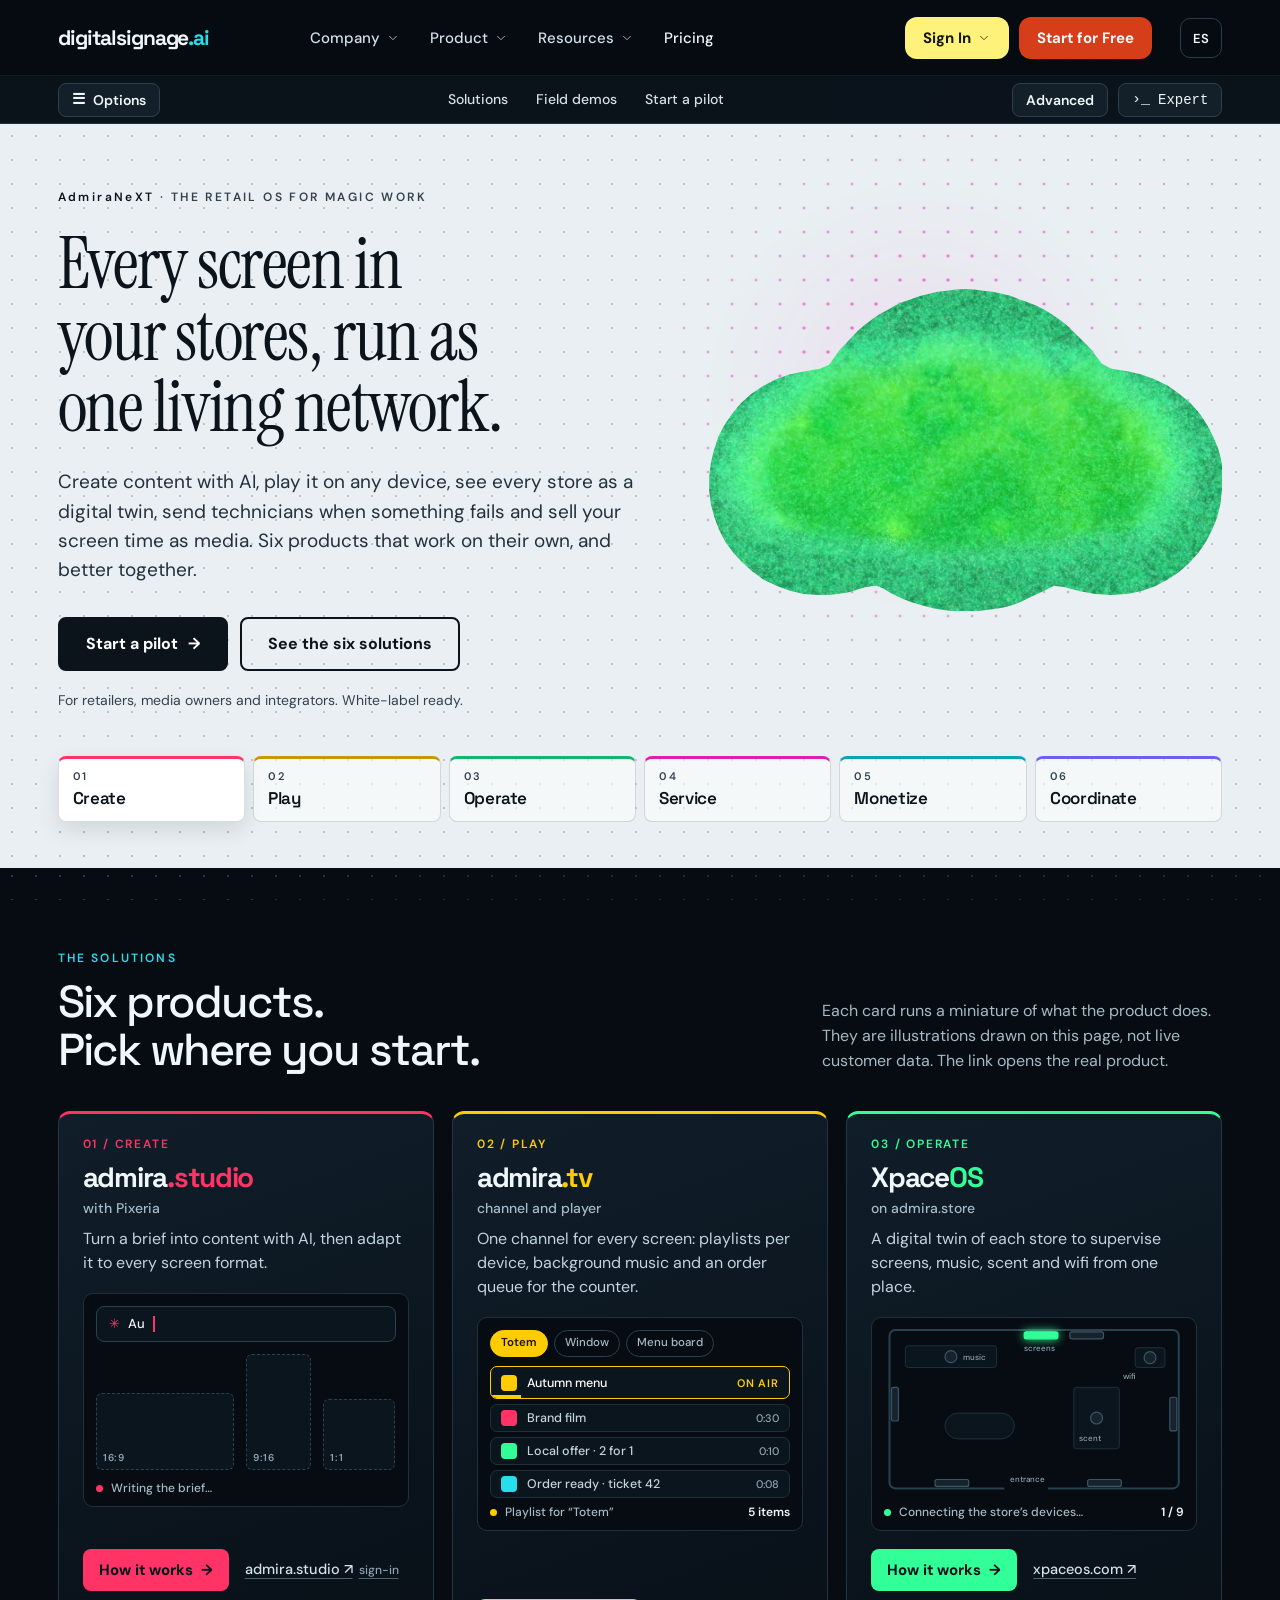
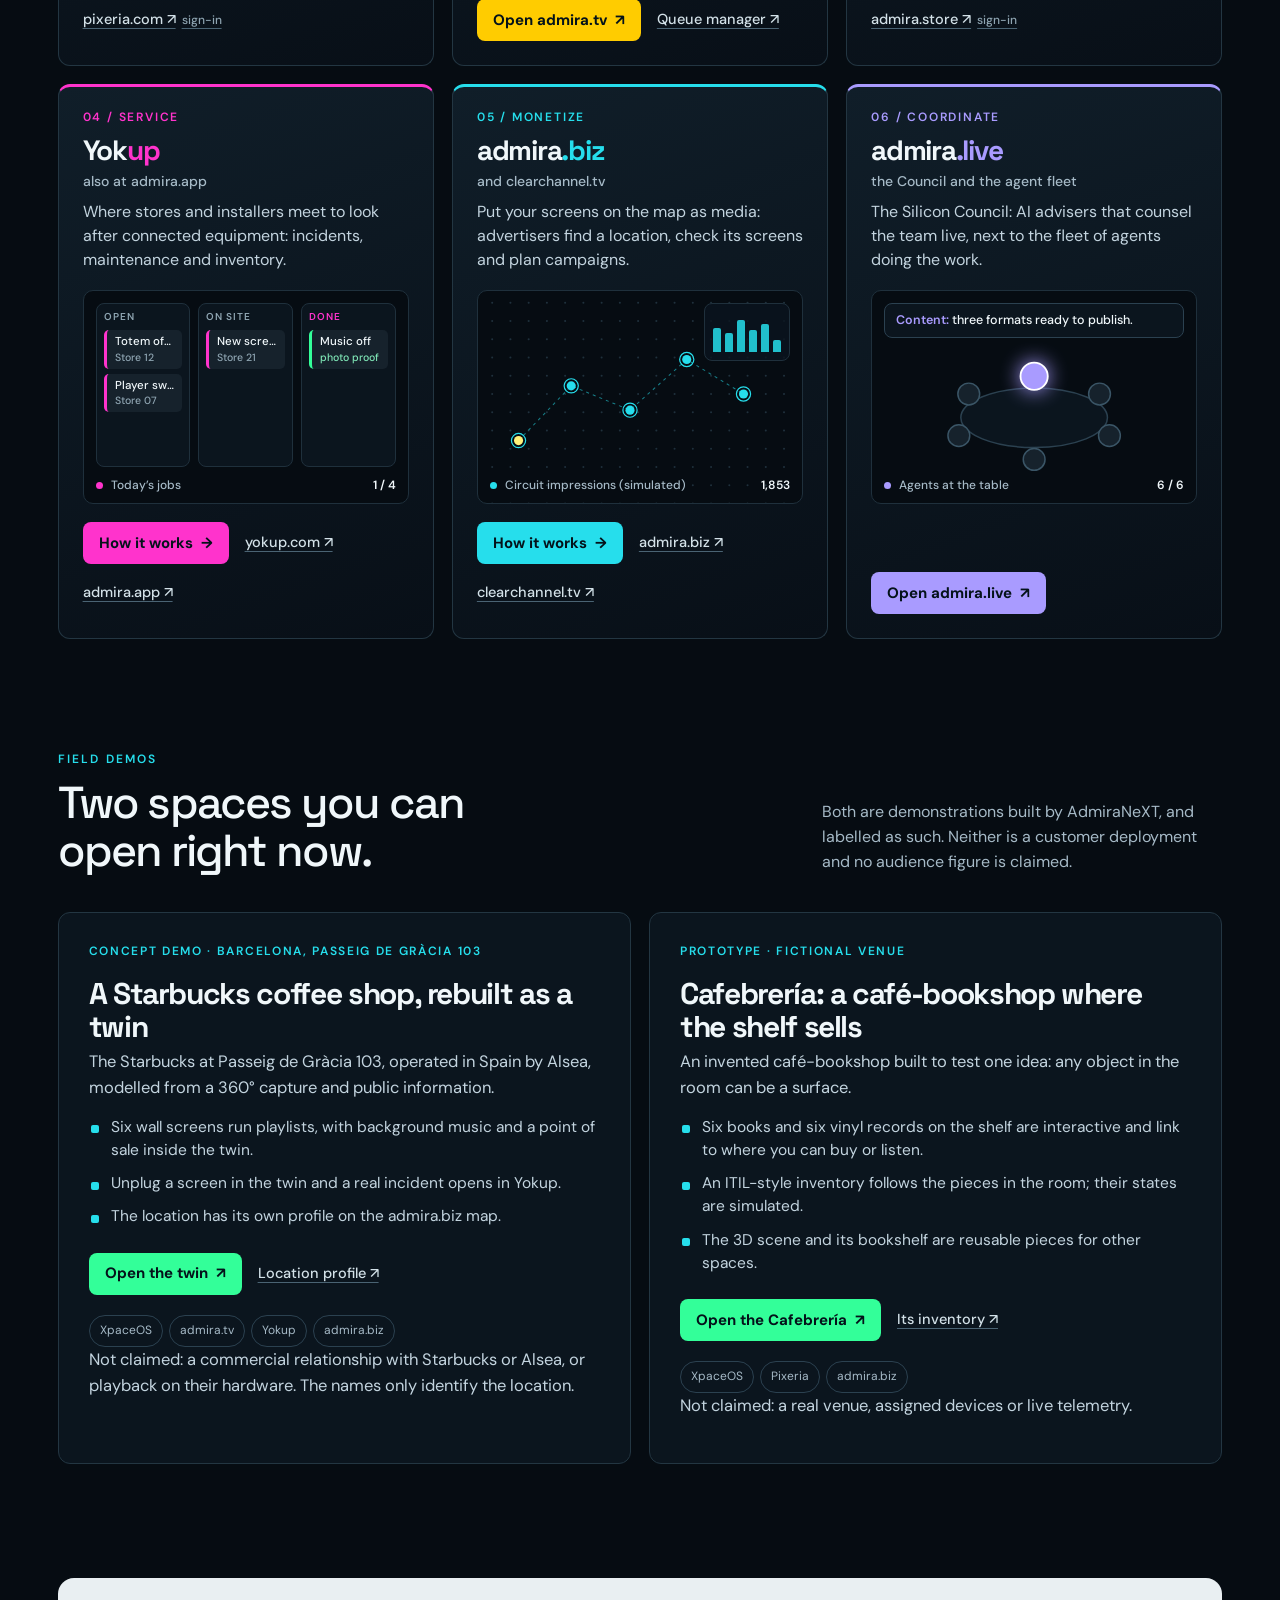
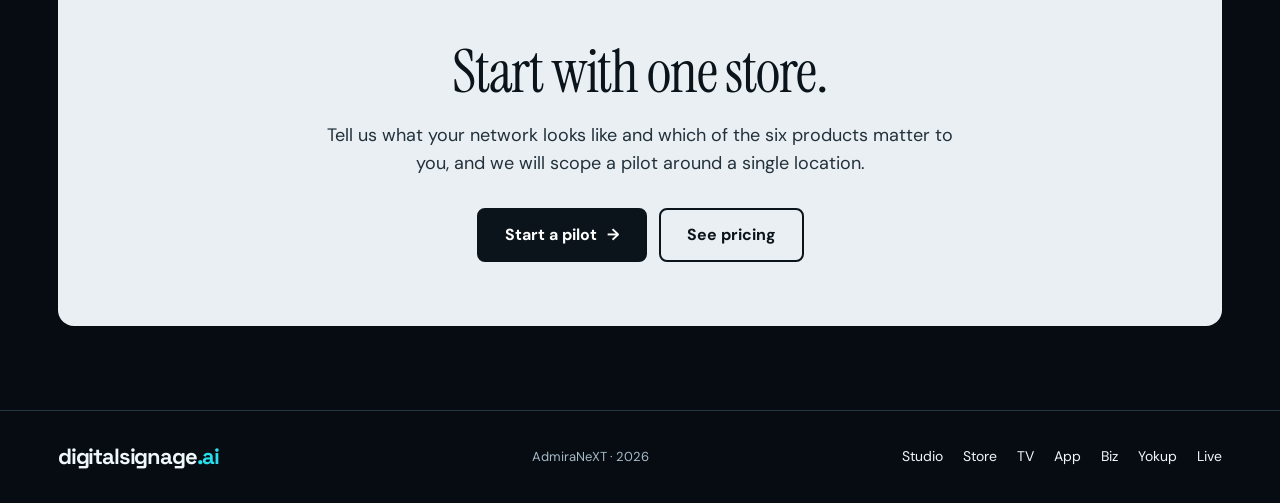
<file: index.html>
<!doctype html><html lang="en"><head><meta charset="utf-8"><meta name="theme-color" content="#26deec"><meta property="og:site_name" content="digitalsignage.ai"><meta name="viewport" content="width=device-width,initial-scale=1"><title>AdmiraNeXT — Every screen in your stores, run as one living network</title><meta name="description" content="Create content with AI, play it on any device, see every store as a digital twin, send technicians and sell your screen time as media. Six AdmiraNeXT products, one launcher."><meta property="og:title" content="AdmiraNeXT — Every screen in your stores, run as one living network"><meta property="og:description" content="Six products for connected retail: AI content, channel and player, digital twin, field service, retail media and an AI council."><meta property="og:type" content="website"><meta property="og:image" content="https://digitalsignage.ai/assets/intro/admiranext-v8-poster.jpg"><link rel="icon" type="image/svg+xml" href="data:image/svg+xml,%3Csvg xmlns='http://www.w3.org/2000/svg' viewBox='0 0 32 32'%3E%3Crect width='32' height='32' rx='8' fill='%23060d13'/%3E%3Cpath d='M8 24V8h4l8 10V8h4v16h-4L12 14v10z' fill='%2324def0'/%3E%3C/svg%3E"><link rel="preconnect" href="https://fonts.gstatic.com" crossorigin><link rel="stylesheet" href="https://fonts.googleapis.com/css2?family=Instrument+Serif&amp;display=swap"><link rel="stylesheet" href="/assets/style.css?v=20261004-v81"><link rel="stylesheet" href="/assets/menu.css?v=20261004-1"><link rel="stylesheet" href="/assets/launcher.css?v=20261011-5677">
<!-- Idioma: inglés por defecto. ?lang=es|en fija la elección y se recuerda (localStorage) usando el mecanismo de siempre (sessionStorage 'admira-language' que lee /assets/app.js). -->
<script>(function(){try{var q=new URLSearchParams(location.search).get('lang'),l=q==='es'||q==='en'?q:null;if(l)localStorage.setItem('admira-language',l);else if(!sessionStorage.getItem('admira-language'))l=localStorage.getItem('admira-language');if(l==='es'||l==='en'){sessionStorage.setItem('admira-language',l);document.documentElement.lang=l}}catch(e){}document.documentElement.classList.add('lz-js')})()</script>
</head><body data-page="home" class="lz"><a class="skip" href="#solutions" data-es="Saltar a las soluciones" data-en="Skip to the solutions">Skip to the solutions</a><header class="dsn" data-site-header><div class="dsn-bar"><a class="brand dsn-logo" href="/" aria-label="digitalsignage.ai — Inicio" data-home-logo><svg xmlns="http://www.w3.org/2000/svg" viewBox="0 0 300 38" role="img" aria-label="digitalsignage.ai" class="wordmark-logo" width="250" height="34"><text x="0" y="29" fill="#f0f7fa" font-family="Space Grotesk,Arial,sans-serif" font-size="30" font-weight="700" letter-spacing="-1.6">digitalsignage<tspan fill="#26deec">.ai</tspan></text></svg></a></div></header>
<!-- Marco de la casa: «☰ Options» a la izquierda; «Advanced» y «Expert» a la derecha. -->
<div class="lz-bar" role="toolbar" aria-label="Page tools" data-aria-es="Herramientas de la página" data-aria-en="Page tools">
<button type="button" class="lz-tool" data-lz-options aria-expanded="false" aria-controls="lz-p-options"><i aria-hidden="true">☰</i><span data-es="Opciones" data-en="Options">Options</span></button>
<nav class="lz-bar-mid" aria-label="On this page" data-aria-es="En esta página" data-aria-en="On this page"><a href="#solutions" data-es="Soluciones" data-en="Solutions">Solutions</a><a href="#demos" data-es="Demos de campo" data-en="Field demos">Field demos</a><a href="/pilot" data-es="Empieza un piloto" data-en="Start a pilot">Start a pilot</a></nav>
<button type="button" class="lz-tool" data-lz-advanced aria-expanded="false" aria-controls="lz-p-advanced"><span data-es="Avanzado" data-en="Advanced">Advanced</span></button>
<button type="button" class="lz-tool lz-tool--expert" data-lz-expert aria-expanded="false" aria-controls="lz-p-expert"><i aria-hidden="true">›_</i><span data-es="Experto" data-en="Expert">Expert</span></button>
</div>
<section class="lz-panel lz-panel--l" id="lz-p-options" aria-labelledby="lz-t-options" hidden>
<h2 id="lz-t-options" data-es="Opciones" data-en="Options">Options</h2>
<h3 data-es="Ir a" data-en="Jump to">Jump to</h3>
<ul class="lz-menu"><li><a href="#solutions"><span data-es="Las seis soluciones" data-en="The six solutions">The six solutions</span></a></li><li><a href="#demos"><span data-es="Demos de campo" data-en="Field demos">Field demos</span></a></li><li><a href="/pricing/"><span data-es="Precios" data-en="Pricing">Pricing</span></a></li><li><a href="/pilot"><span data-es="Empieza un piloto" data-en="Start a pilot">Start a pilot</span></a></li></ul>
<h3 data-es="Idioma" data-en="Language">Language</h3>
<div class="lz-seg" role="group" aria-label="Language" data-aria-es="Idioma" data-aria-en="Language"><button type="button" data-lz-lang="en" aria-pressed="true">English</button><button type="button" data-lz-lang="es" aria-pressed="false">Español</button></div>
<h3 data-es="Miniaturas" data-en="Miniatures">Miniatures</h3>
<div class="lz-seg" role="group" aria-label="Miniatures" data-aria-es="Miniaturas" data-aria-en="Miniatures"><button type="button" data-lz-motion="on" aria-pressed="true" data-es="En marcha" data-en="Playing">Playing</button><button type="button" data-lz-motion="off" aria-pressed="false" data-es="En pausa" data-en="Paused">Paused</button></div>
</section>
<section class="lz-panel lz-panel--r" id="lz-p-advanced" aria-labelledby="lz-t-advanced" hidden>
<h2 id="lz-t-advanced" data-es="Avanzado" data-en="Advanced">Advanced</h2>
<p data-es="Ajusta la lanzadera a tu papel: se quita la solución que ya traes de casa." data-en="Fit the launcher to your role: it drops the product you already bring yourself.">Fit the launcher to your role: it drops the product you already bring yourself.</p>
<ul class="lz-menu" data-lz-profiles>
<li><a href="/" data-dsn-perfil data-p="total"><span data-es="Todo" data-en="Everything">Everything</span><small data-es="las seis" data-en="all six">all six</small></a></li>
<li><a href="/?perfil=instalador" data-dsn-perfil data-p="instalador"><span data-es="Instalador o integrador" data-en="Installer or integrator">Installer or integrator</span><small data-es="tu equipo hace el servicio" data-en="your crew does the service">your crew does the service</small></a></li>
<li><a href="/?perfil=creativo" data-dsn-perfil data-p="creativo"><span data-es="Estudio creativo" data-en="Creative studio">Creative studio</span><small data-es="el contenido lo pones tú" data-en="you bring the content">you bring the content</small></a></li>
<li><a href="/?perfil=agencia" data-dsn-perfil data-p="agencia"><span data-es="Agencia de medios" data-en="Media agency">Media agency</span><small data-es="la venta la llevas tú" data-en="you run the sales">you run the sales</small></a></li>
<li><a href="/?perfil=software" data-dsn-perfil data-p="software"><span data-es="Empresa de software" data-en="Software company">Software company</span><small data-es="ya tienes tu player" data-en="you have your own player">you have your own player</small></a></li>
</ul>
<h3 data-es="Más" data-en="More">More</h3>
<ul class="lz-menu"><li><a href="https://www.admiranext.com/marcablanca/"><span data-es="Marca blanca ↗" data-en="White label ↗">White label ↗</span><small data-es="tu logo, colores y tono" data-en="your logo, colours and tone">your logo, colours and tone</small></a></li><li><a href="/demo/"><span data-es="Demo con marca" data-en="Branded demo">Branded demo</span><small>digitalsignage.ai</small></a></li><li><a href="https://www.admiranext.com/mcp/llms.txt"><span>llms.txt ↗</span><small data-es="para agentes de IA" data-en="for AI agents">for AI agents</small></a></li></ul>
</section>
<section class="lz-panel lz-panel--r lz-cli" id="lz-p-expert" aria-labelledby="lz-t-expert" hidden>
<h2 id="lz-t-expert" data-es="Experto" data-en="Expert">Expert</h2>
<div class="lz-cli-out" data-lz-out role="log" aria-live="polite" tabindex="0"></div>
<form data-lz-cli autocomplete="off"><label for="lz-cmd" aria-hidden="true">›</label><input id="lz-cmd" type="text" spellcheck="false" autocapitalize="off" aria-label="Command" data-aria-es="Comando" data-aria-en="Command" placeholder="help"></form>
<p class="lz-cli-hint" data-es="Escribe <b>help</b> y pulsa Intro. Esc cierra." data-en="Type <b>help</b> and press Enter. Esc closes.">Type <b>help</b> and press Enter. Esc closes.</p>
</section>
<main>
<section class="lz-hero" aria-labelledby="lz-title"><div class="dsn-dots dsn-dots--local" aria-hidden="true"></div>
<div class="lz-hero-in"><div>
<p class="lz-eyebrow"><span class="nx">AdmiraNeXT</span> · <span data-es="El sistema operativo del retail para un trabajo mágico" data-en="The Retail OS for magic work">The Retail OS for magic work</span></p>
<h1 class="lz-h1" id="lz-title" data-es="Todas las pantallas de tus tiendas, en una sola red viva." data-en="Every screen in your stores, run as one living network.">Every screen in your stores, run as one living network.</h1>
<p class="lz-sub" data-es="Crea contenido con IA, emítelo en cualquier dispositivo, ve cada tienda como un gemelo digital, envía técnicos cuando algo falla y vende el tiempo de tus pantallas como medio publicitario. Seis productos que funcionan por separado y mejor juntos." data-en="Create content with AI, play it on any device, see every store as a digital twin, send technicians when something fails and sell your screen time as media. Six products that work on their own, and better together.">Create content with AI, play it on any device, see every store as a digital twin, send technicians when something fails and sell your screen time as media. Six products that work on their own, and better together.</p>
<div class="lz-cta"><a class="lz-btn lz-btn--main" href="/pilot" data-lz-pilot><span data-es="Empieza un piloto" data-en="Start a pilot">Start a pilot</span><span aria-hidden="true">→</span></a><a class="lz-btn lz-btn--ghost" href="#solutions" data-es="Ver las seis soluciones" data-en="See the six solutions">See the six solutions</a></div>
<p class="lz-note" data-es="Para retailers, propietarios de medios e integradores. Preparado para marca blanca." data-en="For retailers, media owners and integrators. White-label ready.">For retailers, media owners and integrators. White-label ready.</p>
</div>
<div class="lz-cloud" aria-hidden="true"><div class="lz-cloud-clip"><video data-lz-video muted loop playsinline preload="none" poster="/assets/intro/admiranext-v8-poster.jpg?v=20261004-v8"><source src="/assets/intro/admiranext-v8.mp4?v=20261004-v8" type="video/mp4"></video></div></div>
</div>
<ol class="lz-flow" data-lz-flow aria-label="From idea to revenue, in six steps" data-aria-es="De la idea al ingreso, en seis pasos" data-aria-en="From idea to revenue, in six steps">
<li data-pilar="studio"><a href="#sol-studio" style="--c:#FF3366"><b>01</b><span data-es="Crear" data-en="Create">Create</span></a></li>
<li data-pilar="tv"><a href="#sol-tv" style="--c:#c99700"><b>02</b><span data-es="Emitir" data-en="Play">Play</span></a></li>
<li data-pilar="store"><a href="#sol-store" style="--c:#12b76a"><b>03</b><span data-es="Operar" data-en="Operate">Operate</span></a></li>
<li data-pilar="app"><a href="#sol-yokup" style="--c:#e01fb1"><b>04</b><span data-es="Mantener" data-en="Service">Service</span></a></li>
<li data-pilar="biz"><a href="#sol-biz" style="--c:#0aa5b3"><b>05</b><span data-es="Monetizar" data-en="Monetize">Monetize</span></a></li>
<li><a href="#sol-live" style="--c:#6f5cf0"><b>06</b><span data-es="Coordinar" data-en="Coordinate">Coordinate</span></a></li>
</ol>
<svg class="lz-defs" width="0" height="0" aria-hidden="true" focusable="false"><clipPath id="lz-clip" clipPathUnits="objectBoundingBox"><path d="M.999 .543L1.000 .585L.999 .626L.996 .668L.990 .709L.980 .748L.968 .785L.953 .820L.935 .852L.915 .880L.892 .904L.868 .924L.841 .939L.813 .947L.783 .950L.753 .947L.723 .939L.694 .926L.672 .922L.658 .933L.644 .944L.630 .954L.617 .964L.603 .975L.589 .983L.574 .989L.559 .993L.544 .996L.529 .999L.514 1.000L.499 1.000L.484 1.000L.469 .999L.454 .996L.439 .992L.424 .986L.410 .980L.395 .973L.381 .964L.367 .954L.354 .944L.341 .931L.326 .921L.304 .926L.273 .942L.244 .949L.215 .950L.185 .947L.158 .937L.132 .922L.107 .903L.086 .878L.066 .850L.048 .819L.032 .784L.020 .747L.011 .708L.004 .667L.001 .626L.001 .584L.004 .543L.010 .502L.018 .462L.030 .424L.045 .389L.062 .356L.082 .327L.105 .302L.130 .281L.157 .266L.187 .256L.215 .249L.234 .236L.244 .214L.254 .191L.266 .171L.278 .151L.290 .131L.303 .113L.317 .096L.331 .080L.347 .066L.362 .052L.378 .041L.395 .031L.411 .022L.429 .015L.446 .009L.464 .006L.481 .002L.499 .000L.517 .002L.534 .006L.552 .009L.569 .014L.587 .021L.603 .031L.620 .041L.636 .051L.652 .063L.667 .078L.682 .094L.696 .111L.708 .130L.721 .150L.733 .169L.745 .189L.755 .211L.766 .233L.784 .248L.812 .255L.841 .265L.869 .281L.894 .301L.917 .327L.938 .355L.956 .388L.971 .424L.983 .462L.993 .501Z"/></clipPath></svg>
</section>

<section class="lz-sec" id="solutions" aria-labelledby="lz-h-sol">
<div class="lz-head"><div><p class="lz-kicker" data-es="Las soluciones" data-en="The solutions">The solutions</p><h2 id="lz-h-sol" data-lz-count data-es="Seis productos.<br>Elige por dónde empezar." data-en="Six products.<br>Pick where you start.">Six products.<br>Pick where you start.</h2></div><p data-es="Cada tarjeta mueve una miniatura de lo que hace el producto. Son ilustraciones dibujadas en esta página, no datos reales de clientes. El enlace abre el producto de verdad." data-en="Each card runs a miniature of what the product does. They are illustrations drawn on this page, not live customer data. The link opens the real product.">Each card runs a miniature of what the product does. They are illustrations drawn on this page, not live customer data. The link opens the real product.</p></div>
<div class="lz-grid">

<article class="lz-card lz-rise" id="sol-studio" data-sol="studio" data-pilar="studio" style="--c:#FF3366">
<p class="lz-step">01 / <span data-es="CREAR" data-en="CREATE">CREATE</span></p>
<h3>admira<span>.studio</span><small data-es="con Pixeria" data-en="with Pixeria">with Pixeria</small></h3>
<p class="lz-line" data-es="Convierte un briefing en contenido con IA y adáptalo a cada formato de pantalla." data-en="Turn a brief into content with AI, then adapt it to every screen format.">Turn a brief into content with AI, then adapt it to every screen format.</p>
<div class="lz-demo" data-demo="studio" aria-hidden="true"><div class="lz-prompt"><span data-t></span><i class="lz-caret"></i></div><div class="lz-fmts"><div class="lz-fmt"><i></i><b>16:9</b></div><div class="lz-fmt"><i></i><b>9:16</b></div><div class="lz-fmt"><i></i><b>1:1</b></div></div><div class="lz-stat"><span data-s></span><b data-n></b></div></div>
<div class="lz-links"><a class="lz-go" href="/studio/"><span data-es="Cómo funciona" data-en="How it works">How it works</span><span aria-hidden="true">→</span></a><a class="lz-ext" href="https://www.admira.studio/">admira.studio ↗<em data-es="con acceso" data-en="sign-in">sign-in</em></a><a class="lz-ext" href="https://www.pixeria.com/">pixeria.com ↗<em data-es="con acceso" data-en="sign-in">sign-in</em></a></div>
</article>

<article class="lz-card lz-rise" id="sol-tv" data-sol="tv" data-pilar="tv" style="--c:#FFCC00">
<p class="lz-step">02 / <span data-es="EMITIR" data-en="PLAY">PLAY</span></p>
<h3>admira<span>.tv</span><small data-es="canal y player" data-en="channel and player">channel and player</small></h3>
<p class="lz-line" data-es="Un canal para todas las pantallas: playlists por dispositivo, hilo musical y gestor de colas para el mostrador." data-en="One channel for every screen: playlists per device, background music and an order queue for the counter.">One channel for every screen: playlists per device, background music and an order queue for the counter.</p>
<div class="lz-demo" data-demo="tv" aria-hidden="true"><div class="lz-devs" data-d></div><ul class="lz-queue" data-q></ul><div class="lz-stat"><span data-s></span><b data-n></b></div></div>
<div class="lz-links"><a class="lz-go" href="https://admira.tv/"><span data-es="Abrir admira.tv" data-en="Open admira.tv">Open admira.tv</span><span aria-hidden="true">↗</span></a><a class="lz-ext" href="https://admira.tv/gestorColas/" data-es="Gestor de colas ↗" data-en="Queue manager ↗">Queue manager ↗</a></div>
</article>

<article class="lz-card lz-rise" id="sol-store" data-sol="store" data-pilar="store" style="--c:#33FF99">
<p class="lz-step">03 / <span data-es="OPERAR" data-en="OPERATE">OPERATE</span></p>
<h3>Xpace<span>OS</span><small data-es="en admira.store" data-en="on admira.store">on admira.store</small></h3>
<p class="lz-line" data-es="Un gemelo digital de cada tienda para supervisar pantallas, hilo musical, aromas y wifi desde un solo sitio." data-en="A digital twin of each store to supervise screens, music, scent and wifi from one place.">A digital twin of each store to supervise screens, music, scent and wifi from one place.</p>
<div class="lz-demo" data-demo="store" aria-hidden="true"><svg class="lz-plan" viewBox="0 0 320 214" preserveAspectRatio="xMidYMid meet"><rect class="w" x="14" y="12" width="292" height="160" rx="6"/><path class="w" d="M130 172h44" stroke="#060c12" style="stroke:#060c12;stroke-width:4"/><rect class="f" x="30" y="28" width="92" height="22" rx="3"/><rect class="f" x="200" y="70" width="46" height="62" rx="3"/><rect class="f" x="70" y="96" width="70" height="26" rx="13"/><rect class="f" x="262" y="30" width="30" height="20" rx="3"/><rect class="n" x="150" y="14" width="34" height="7" rx="2"/><rect class="n" x="196" y="14" width="34" height="7" rx="2"/><rect class="n" x="16" y="70" width="7" height="34" rx="2"/><rect class="n" x="297" y="80" width="7" height="34" rx="2"/><rect class="n" x="60" y="163" width="34" height="7" rx="2"/><rect class="n" x="214" y="163" width="34" height="7" rx="2"/><circle class="n" cx="76" cy="39" r="6"/><circle class="n" cx="277" cy="40" r="6"/><circle class="n" cx="223" cy="101" r="6"/><text x="150" y="33" data-es="pantallas" data-en="screens">screens</text><text x="88" y="42" data-es="música" data-en="music">music</text><text x="250" y="62" data-es="wifi" data-en="wifi">wifi</text><text x="205" y="124" data-es="aroma" data-en="scent">scent</text><text x="136" y="166" data-es="entrada" data-en="entrance">entrance</text></svg><div class="lz-stat"><span data-s></span><b data-n></b></div></div>
<div class="lz-links"><a class="lz-go" href="/store/"><span data-es="Cómo funciona" data-en="How it works">How it works</span><span aria-hidden="true">→</span></a><a class="lz-ext" href="https://www.xpaceos.com/">xpaceos.com ↗</a><a class="lz-ext" href="https://www.admira.store/">admira.store ↗<em data-es="con acceso" data-en="sign-in">sign-in</em></a></div>
</article>

<article class="lz-card lz-rise" id="sol-yokup" data-sol="yokup" data-pilar="app" style="--c:#FF33CC">
<p class="lz-step">04 / <span data-es="MANTENER" data-en="SERVICE">SERVICE</span></p>
<h3>Yok<span>up</span><small data-es="también en admira.app" data-en="also at admira.app">also at admira.app</small></h3>
<p class="lz-line" data-es="Donde tiendas e instaladores se encuentran para cuidar los equipos conectados: incidencias, mantenimiento e inventario." data-en="Where stores and installers meet to look after connected equipment: incidents, maintenance and inventory.">Where stores and installers meet to look after connected equipment: incidents, maintenance and inventory.</p>
<div class="lz-demo" data-demo="yokup" aria-hidden="true"><div class="lz-cols"><div class="lz-col"><h4 data-es="Abierta" data-en="Open">Open</h4><div data-c="0"></div></div><div class="lz-col"><h4 data-es="En tienda" data-en="On site">On site</h4><div data-c="1"></div></div><div class="lz-col"><h4 data-es="Resuelta" data-en="Done">Done</h4><div data-c="2"></div></div></div><div class="lz-stat"><span data-s></span><b data-n></b></div></div>
<div class="lz-links"><a class="lz-go" href="/app/"><span data-es="Cómo funciona" data-en="How it works">How it works</span><span aria-hidden="true">→</span></a><a class="lz-ext" href="https://www.yokup.com/">yokup.com ↗</a><a class="lz-ext" href="https://www.admira.app/">admira.app ↗</a></div>
</article>

<article class="lz-card lz-rise" id="sol-biz" data-sol="biz" data-pilar="biz" style="--c:#26DEEC">
<p class="lz-step">05 / <span data-es="MONETIZAR" data-en="MONETIZE">MONETIZE</span></p>
<h3>admira<span>.biz</span><small data-es="y clearchannel.tv" data-en="and clearchannel.tv">and clearchannel.tv</small></h3>
<p class="lz-line" data-es="Pon tus pantallas en el mapa como medio: el anunciante busca un punto, consulta sus pantallas y planifica campañas." data-en="Put your screens on the map as media: advertisers find a location, check its screens and plan campaigns.">Put your screens on the map as media: advertisers find a location, check its screens and plan campaigns.</p>
<div class="lz-demo" data-demo="biz" aria-hidden="true"><svg class="lz-map" viewBox="0 0 320 214" preserveAspectRatio="xMidYMid slice"><g data-g></g><path class="r" d="M40 150 L92 96 L150 120 L206 70 L262 104"/><g data-p></g></svg><div class="lz-bars" data-b><i></i><i></i><i></i><i></i><i></i><i></i></div><div class="lz-stat"><span data-s></span><b data-n></b></div></div>
<div class="lz-links"><a class="lz-go" href="/biz/"><span data-es="Cómo funciona" data-en="How it works">How it works</span><span aria-hidden="true">→</span></a><a class="lz-ext" href="https://www.admira.biz/">admira.biz ↗</a><a class="lz-ext" href="https://www.clearchannel.tv/">clearchannel.tv ↗</a></div>
</article>

<article class="lz-card lz-rise" id="sol-live" data-sol="live" style="--c:#a99bff">
<p class="lz-step">06 / <span data-es="COORDINAR" data-en="COORDINATE">COORDINATE</span></p>
<h3>admira<span>.live</span><small data-es="el Consejo y la flota de agentes" data-en="the Council and the agent fleet">the Council and the agent fleet</small></h3>
<p class="lz-line" data-es="El Consejo de Silicio: consejeros de IA que asesoran al equipo en vivo, junto a la flota de agentes que hace el trabajo." data-en="The Silicon Council: AI advisers that counsel the team live, next to the fleet of agents doing the work.">The Silicon Council: AI advisers that counsel the team live, next to the fleet of agents doing the work.</p>
<div class="lz-demo" data-demo="live" aria-hidden="true"><div class="lz-say" data-say></div><svg class="lz-table" viewBox="0 0 320 214" preserveAspectRatio="xMidYMid meet"><g data-l></g><ellipse class="t" cx="160" cy="128" rx="74" ry="30"/><g data-seats></g></svg><div class="lz-stat"><span data-s></span><b data-n></b></div></div>
<div class="lz-links"><a class="lz-go" href="https://www.admira.live/"><span data-es="Abrir admira.live" data-en="Open admira.live">Open admira.live</span><span aria-hidden="true">↗</span></a></div>
</article>

</div></section>

<section class="lz-sec" id="demos" aria-labelledby="lz-h-demos">
<div class="lz-head"><div><p class="lz-kicker" data-es="Demos de campo" data-en="Field demos">Field demos</p><h2 id="lz-h-demos" data-es="Dos espacios que puedes<br>abrir ahora mismo." data-en="Two spaces you can<br>open right now.">Two spaces you can<br>open right now.</h2></div><p data-es="Los dos son demostraciones hechas por AdmiraNeXT y así se indican. Ninguno es un despliegue en cliente y no se afirma ninguna cifra de audiencia." data-en="Both are demonstrations built by AdmiraNeXT, and labelled as such. Neither is a customer deployment and no audience figure is claimed.">Both are demonstrations built by AdmiraNeXT, and labelled as such. Neither is a customer deployment and no audience figure is claimed.</p></div>
<div class="lz-cases">
<article class="lz-case lz-rise" data-case="starbucks">
<p class="lz-where" data-es="Demo de concepto · Barcelona, Passeig de Gràcia 103" data-en="Concept demo · Barcelona, Passeig de Gràcia 103">Concept demo · Barcelona, Passeig de Gràcia 103</p>
<h3 data-es="Una cafetería Starbucks, reconstruida como gemelo" data-en="A Starbucks coffee shop, rebuilt as a twin">A Starbucks coffee shop, rebuilt as a twin</h3>
<p data-es="El Starbucks de Passeig de Gràcia 103, operado en España por Alsea, modelado a partir de una captura 360° y de información pública." data-en="The Starbucks at Passeig de Gràcia 103, operated in Spain by Alsea, modelled from a 360° capture and public information.">The Starbucks at Passeig de Gràcia 103, operated in Spain by Alsea, modelled from a 360° capture and public information.</p>
<ul><li data-es="Seis pantallas de pared emiten playlists, con hilo musical y un TPV dentro del gemelo." data-en="Six wall screens run playlists, with background music and a point of sale inside the twin.">Six wall screens run playlists, with background music and a point of sale inside the twin.</li><li data-es="Desenchufa una pantalla en el gemelo y se abre una incidencia de verdad en Yokup." data-en="Unplug a screen in the twin and a real incident opens in Yokup.">Unplug a screen in the twin and a real incident opens in Yokup.</li><li data-es="El local tiene su propia ficha en el mapa de admira.biz." data-en="The location has its own profile on the admira.biz map.">The location has its own profile on the admira.biz map.</li></ul>
<div class="lz-links"><a class="lz-go" style="--c:#33FF99" href="https://www.xpaceos.com/admira-xp/?autostart=xtanco&amp;visual=matrix&amp;loc=alsea-sbux-021"><span data-es="Abrir el gemelo" data-en="Open the twin">Open the twin</span><span aria-hidden="true">↗</span></a><a class="lz-ext" href="https://www.admira.biz/?locationId=alsea-sbux-021" data-es="Ficha del local ↗" data-en="Location profile ↗">Location profile ↗</a></div>
<div class="lz-tags"><span>XpaceOS</span><span>admira.tv</span><span>Yokup</span><span>admira.biz</span></div>
<p class="lz-fine" data-es="No se afirma una relación comercial con Starbucks ni con Alsea, ni reproducción en sus equipos. Los nombres solo identifican el local." data-en="Not claimed: a commercial relationship with Starbucks or Alsea, or playback on their hardware. The names only identify the location.">Not claimed: a commercial relationship with Starbucks or Alsea, or playback on their hardware. The names only identify the location.</p>
</article>
<article class="lz-case lz-rise" data-case="cafebreria">
<p class="lz-where" data-es="Prototipo · local ficticio" data-en="Prototype · fictional venue">Prototype · fictional venue</p>
<h3 data-es="Cafebrería: una cafetería-librería donde la estantería vende" data-en="Cafebrería: a café-bookshop where the shelf sells">Cafebrería: a café-bookshop where the shelf sells</h3>
<p data-es="Una cafetería-librería inventada para probar una idea: cualquier objeto de la sala puede ser una superficie." data-en="An invented café-bookshop built to test one idea: any object in the room can be a surface.">An invented café-bookshop built to test one idea: any object in the room can be a surface.</p>
<ul><li data-es="Seis libros y seis vinilos de la estantería son interactivos y enlazan a donde se pueden comprar o escuchar." data-en="Six books and six vinyl records on the shelf are interactive and link to where you can buy or listen.">Six books and six vinyl records on the shelf are interactive and link to where you can buy or listen.</li><li data-es="Un inventario al estilo ITIL sigue las piezas de la sala; sus estados son simulados." data-en="An ITIL-style inventory follows the pieces in the room; their states are simulated.">An ITIL-style inventory follows the pieces in the room; their states are simulated.</li><li data-es="La escena 3D y su librería son piezas reutilizables en otros espacios." data-en="The 3D scene and its bookshelf are reusable pieces for other spaces.">The 3D scene and its bookshelf are reusable pieces for other spaces.</li></ul>
<div class="lz-links"><a class="lz-go" style="--c:#33FF99" href="https://www.xpaceos.com/xpacios/cafebreria/"><span data-es="Abrir la Cafebrería" data-en="Open the Cafebrería">Open the Cafebrería</span><span aria-hidden="true">↗</span></a><a class="lz-ext" href="https://www.xpaceos.com/inventario/cafebreria/" data-es="Su inventario ↗" data-en="Its inventory ↗">Its inventory ↗</a></div>
<div class="lz-tags"><span>XpaceOS</span><span>Pixeria</span><span>admira.biz</span></div>
<p class="lz-fine" data-es="No se afirma un local real, equipos asignados ni telemetría en vivo." data-en="Not claimed: a real venue, assigned devices or live telemetry.">Not claimed: a real venue, assigned devices or live telemetry.</p>
</article>
</div></section>

<section class="lz-end" aria-labelledby="lz-h-end">
<h2 id="lz-h-end" data-es="Empieza por una tienda." data-en="Start with one store.">Start with one store.</h2>
<p data-es="Cuéntanos cómo es tu red y cuáles de los seis productos te interesan, y plantearemos un piloto en un solo local." data-en="Tell us what your network looks like and which of the six products matter to you, and we will scope a pilot around a single location.">Tell us what your network looks like and which of the six products matter to you, and we will scope a pilot around a single location.</p>
<div class="lz-cta"><a class="lz-btn lz-btn--main" href="/pilot" data-lz-pilot><span data-es="Empieza un piloto" data-en="Start a pilot">Start a pilot</span><span aria-hidden="true">→</span></a><a class="lz-btn lz-btn--ghost" href="/pricing/" data-es="Ver precios" data-en="See pricing">See pricing</a></div>
</section>
</main><footer><a class="brand" href="/" aria-label="digitalsignage.ai — Inicio" data-home-logo><svg xmlns="http://www.w3.org/2000/svg" viewBox="0 0 300 38" role="img" aria-label="digitalsignage.ai" class="wordmark-logo" width="250" height="34"><text x="0" y="29" fill="#f0f7fa" font-family="Space Grotesk,Arial,sans-serif" font-size="30" font-weight="700" letter-spacing="-1.6">digitalsignage<tspan fill="#26deec">.ai</tspan></text></svg></a><p>AdmiraNeXT · 2026</p><div><a href="https://admira.studio">Studio</a><a href="https://admira.store">Store</a><a href="https://admira.tv">TV</a><a href="https://admira.app">App</a><a href="https://admira.biz">Biz</a><a href="https://www.yokup.com/">Yokup</a><a href="https://www.admira.live/">Live</a></div></footer><script src="/assets/pilares-reglas.js?v=20261004-5050"></script><script src="/assets/app.js?v=20261011-5677"></script><script src="/assets/launcher.js?v=20261011-5677"></script><script src="/assets/pilares.js?v=20261004-5050"></script><script defer src="https://www.admiranext.com/assets/live-presence.js?v=2"></script></body></html>
</file>
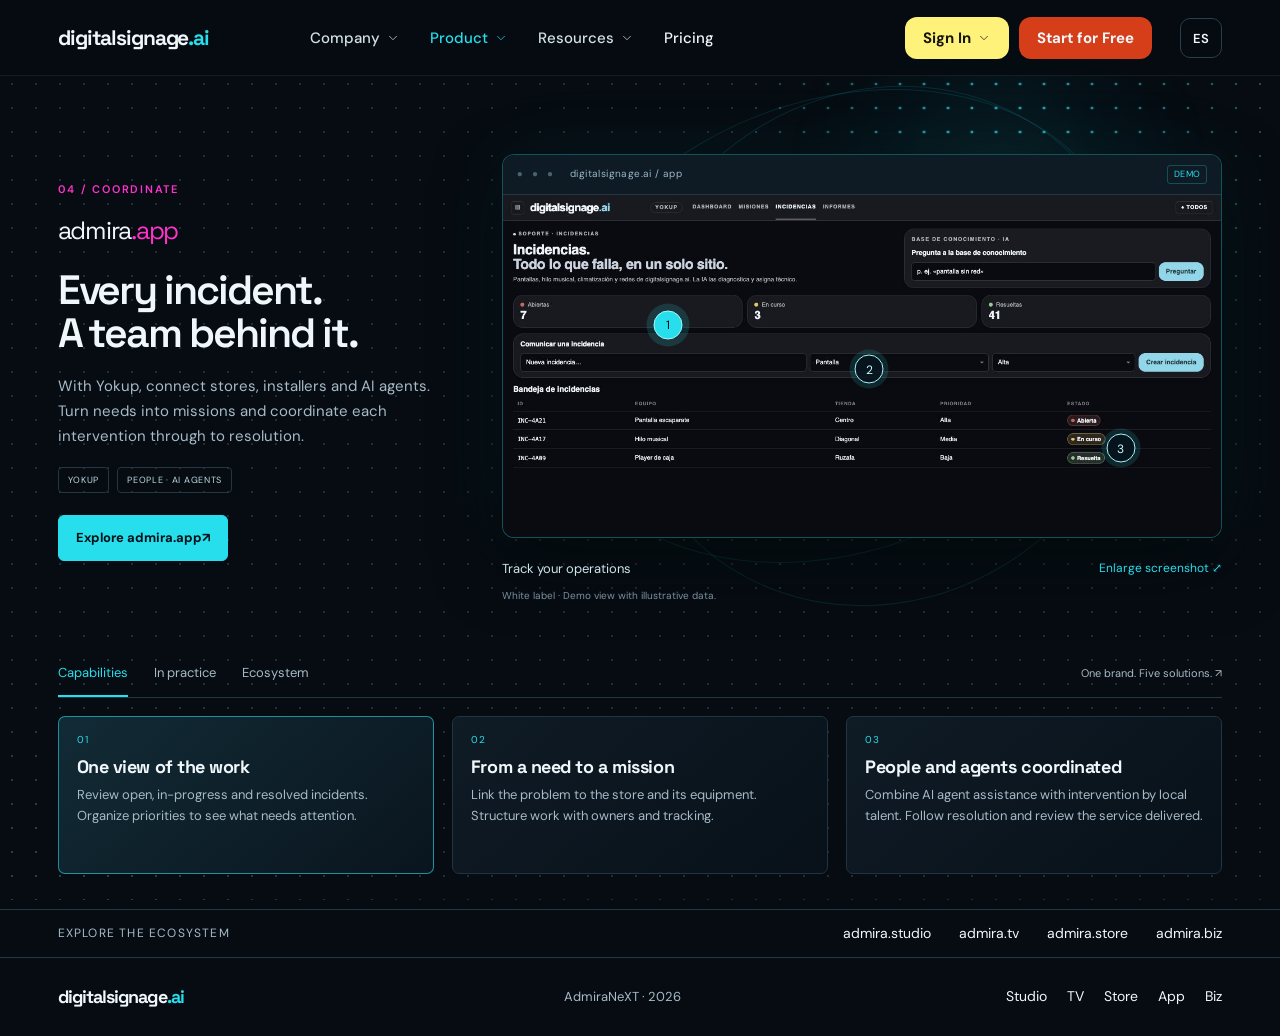
<file: app/index.html>
<!doctype html><html lang="en"><head><meta charset="utf-8"><meta name="theme-color" content="#26deec"><meta property="og:site_name" content="digitalsignage.ai"><meta name="viewport" content="width=device-width,initial-scale=1"><title>Admira App — Mantenimiento, incidencias e inventario</title><meta name="description" content="Coordina mantenimiento, incidencias, inventario e instaladores con personas y agentes IA."><link rel="icon" type="image/svg+xml" href="data:image/svg+xml,%3Csvg xmlns='http://www.w3.org/2000/svg' viewBox='0 0 32 32'%3E%3Crect width='32' height='32' rx='8' fill='%23060d13'/%3E%3Cpath d='M8 24V8h4l8 10V8h4v16h-4L12 14v10z' fill='%2324def0'/%3E%3C/svg%3E"><link rel="stylesheet" href="/assets/style.css?v=20261004-1"><link rel="stylesheet" href="/assets/menu.css?v=20261004-1"></head><body data-page="app"><a class="skip" href="#solutions">Saltar al contenido</a><header class="dsn" data-site-header><div class="dsn-bar"><a class="brand dsn-logo" href="/" aria-label="digitalsignage.ai — Inicio" data-home-logo><svg xmlns="http://www.w3.org/2000/svg" viewBox="0 0 300 38" role="img" aria-label="digitalsignage.ai" class="wordmark-logo" width="250" height="34"><text x="0" y="29" fill="#f0f7fa" font-family="Space Grotesk,Arial,sans-serif" font-size="30" font-weight="700" letter-spacing="-1.6">digitalsignage<tspan fill="#26deec">.ai</tspan></text></svg></a></div></header><main id="solutions"><div id="detail-content"></div><aside class="related"><span data-es="EXPLORA EL ECOSISTEMA" data-en="EXPLORE THE ECOSYSTEM">EXPLORA EL ECOSISTEMA</span><a href="/studio/">admira.studio</a><a href="https://admira.tv/">admira.tv</a><a href="/store/">admira.store</a><a href="/biz/">admira.biz</a></aside></main><footer><a class="brand" href="/" aria-label="digitalsignage.ai — Inicio" data-home-logo><svg xmlns="http://www.w3.org/2000/svg" viewBox="0 0 300 38" role="img" aria-label="digitalsignage.ai" class="wordmark-logo" width="250" height="34"><text x="0" y="29" fill="#f0f7fa" font-family="Space Grotesk,Arial,sans-serif" font-size="30" font-weight="700" letter-spacing="-1.6">digitalsignage<tspan fill="#26deec">.ai</tspan></text></svg></a><p>AdmiraNeXT · 2026</p><div><a href="https://admira.studio">Studio</a><a href="https://admira.tv">TV</a><a href="https://admira.store">Store</a><a href="https://admira.app">App</a><a href="https://admira.biz">Biz</a></div></footer><script src="/assets/app.js?v=20261008-cta"></script><script src="/assets/detail.js?v=20261008-cta"></script><script defer src="https://www.admiranext.com/assets/live-presence.js?v=2"></script></body></html>
</file>
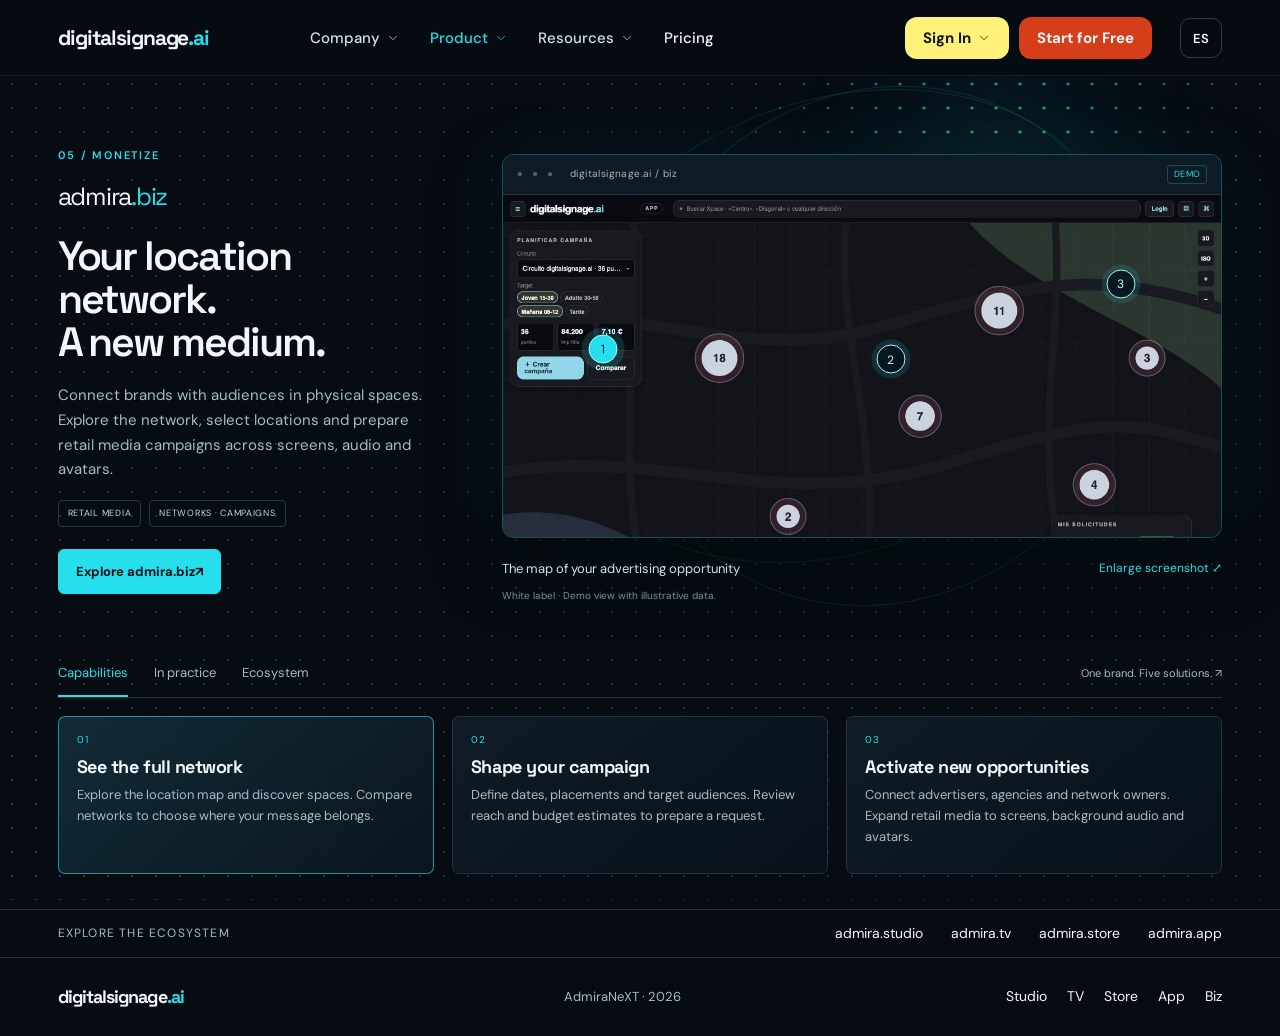
<file: biz/index.html>
<!doctype html><html lang="en"><head><meta charset="utf-8"><meta name="theme-color" content="#26deec"><meta property="og:site_name" content="digitalsignage.ai"><meta name="viewport" content="width=device-width,initial-scale=1"><title>Admira Biz — DooH, retail media y venta asistida</title><meta name="description" content="Convierte tu red en negocio: DooH, retail media y venta asistida en pantallas, audio y avatares."><link rel="icon" type="image/svg+xml" href="data:image/svg+xml,%3Csvg xmlns='http://www.w3.org/2000/svg' viewBox='0 0 32 32'%3E%3Crect width='32' height='32' rx='8' fill='%23060d13'/%3E%3Cpath d='M8 24V8h4l8 10V8h4v16h-4L12 14v10z' fill='%2324def0'/%3E%3C/svg%3E"><link rel="stylesheet" href="/assets/style.css?v=20261004-1"><link rel="stylesheet" href="/assets/menu.css?v=20261004-1"></head><body data-page="biz"><a class="skip" href="#solutions">Saltar al contenido</a><header class="dsn" data-site-header><div class="dsn-bar"><a class="brand dsn-logo" href="/" aria-label="digitalsignage.ai — Inicio" data-home-logo><svg xmlns="http://www.w3.org/2000/svg" viewBox="0 0 300 38" role="img" aria-label="digitalsignage.ai" class="wordmark-logo" width="250" height="34"><text x="0" y="29" fill="#f0f7fa" font-family="Space Grotesk,Arial,sans-serif" font-size="30" font-weight="700" letter-spacing="-1.6">digitalsignage<tspan fill="#26deec">.ai</tspan></text></svg></a></div></header><main id="solutions"><div id="detail-content"></div><aside class="related"><span data-es="EXPLORA EL ECOSISTEMA" data-en="EXPLORE THE ECOSYSTEM">EXPLORA EL ECOSISTEMA</span><a href="/studio/">admira.studio</a><a href="https://admira.tv/">admira.tv</a><a href="/store/">admira.store</a><a href="/app/">admira.app</a></aside></main><footer><a class="brand" href="/" aria-label="digitalsignage.ai — Inicio" data-home-logo><svg xmlns="http://www.w3.org/2000/svg" viewBox="0 0 300 38" role="img" aria-label="digitalsignage.ai" class="wordmark-logo" width="250" height="34"><text x="0" y="29" fill="#f0f7fa" font-family="Space Grotesk,Arial,sans-serif" font-size="30" font-weight="700" letter-spacing="-1.6">digitalsignage<tspan fill="#26deec">.ai</tspan></text></svg></a><p>AdmiraNeXT · 2026</p><div><a href="https://admira.studio">Studio</a><a href="https://admira.tv">TV</a><a href="https://admira.store">Store</a><a href="https://admira.app">App</a><a href="https://admira.biz">Biz</a></div></footer><script src="/assets/app.js?v=20261008-cta"></script><script src="/assets/detail.js?v=20261008-cta"></script><script defer src="https://www.admiranext.com/assets/live-presence.js?v=2"></script></body></html>
</file>
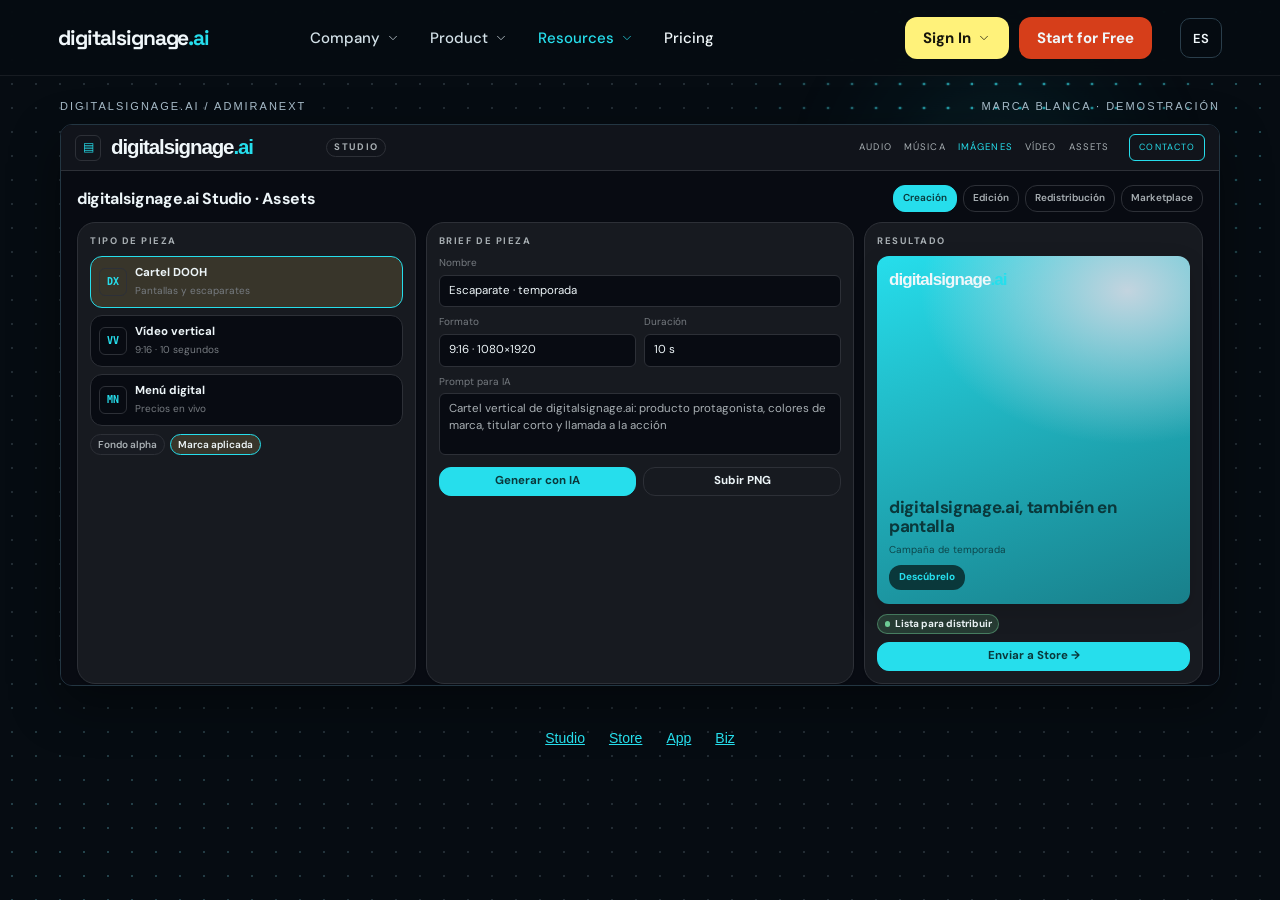
<file: demo/index.html>
<!doctype html><html lang="en"><head><meta charset="utf-8"><title>digitalsignage.ai · Marca blanca</title><meta name="viewport" content="width=device-width,initial-scale=1"><link rel="preconnect" href="https://fonts.googleapis.com"><link rel="stylesheet" href="https://fonts.googleapis.com/css2?family=DM+Sans:wght@400;500;600;700&amp;family=Space+Grotesk:wght@500;600;700&amp;display=swap"><link rel="stylesheet" href="/assets/menu.css?v=20261004-1"><link rel="stylesheet" href="/assets/brand/marcablanca.css"><link rel="stylesheet" href="/assets/brand/maquetas.css"><style>*{box-sizing:border-box}body{margin:0;background:#060c12;font-family:Arial,sans-serif;color:#f0f7fa}.demo-shell{width:min(1160px,calc(100% - 32px));margin:24px auto}.demo-label{font-size:11px;letter-spacing:2px;color:#a6bac7;display:flex;justify-content:space-between;margin:0 0 12px}.mk-scope{height:560px}.st-poster{aspect-ratio:9/10}.mb-logo-img{width:190px}.st-poster-logo .mb-logo-img{width:170px}.mb-logo-img{max-width:210px;max-height:30px}.mk{border-color:#233642}.demo-nav{display:flex;gap:24px;justify-content:center;padding:20px}.demo-nav a{color:#26deec;font-size:14px}body.capture .demo-shell{width:100%;margin:0}body.capture .demo-label,body.capture .demo-nav{display:none}body.capture .mk-scope{height:100vh}body.capture .mk{border:0;border-radius:0}body.capture .st-poster{aspect-ratio:9/9}</style></head><body data-page="demo"><header class="dsn" data-site-header><div class="dsn-bar"><a class="brand dsn-logo" href="/" aria-label="digitalsignage.ai — Inicio" data-home-logo><svg xmlns="http://www.w3.org/2000/svg" viewBox="0 0 300 38" role="img" aria-label="digitalsignage.ai" class="wordmark-logo" width="250" height="34"><text x="0" y="29" fill="#f0f7fa" font-family="Space Grotesk,Arial,sans-serif" font-size="30" font-weight="700" letter-spacing="-1.6">digitalsignage<tspan fill="#26deec">.ai</tspan></text></svg></a></div></header><div class="demo-shell"><div class="demo-label"><span>DIGITALSIGNAGE.AI / ADMIRANEXT</span><span>MARCA BLANCA · DEMOSTRACIÓN</span></div><article class="mk"><div class="mk-scope" id="screen"></div></article></div><nav class="demo-nav"><a href="?solution=studio">Studio</a><a href="?solution=store">Store</a><a href="?solution=app">App</a><a href="?solution=yokup">Biz</a></nav><script src="/assets/app.js?v=20261008-cta"></script><script type="module">
import {pintar} from '/assets/brand/maquetas.js';
if(new URLSearchParams(location.search).has('capture'))document.body.classList.add('capture');
const m=await(await fetch('/assets/brand/digitalsignage-ai.json')).json(),id=new URLSearchParams(location.search).get('solution')||'studio',scope=document.querySelector('#screen'),k=s=>s.replace(/[A-Z]/g,c=>'-'+c.toLowerCase());
for(const [key,v]of Object.entries(m.colores.oscuro))scope.style.setProperty('--mb-'+k(key),v);
for(const[key,v]of Object.entries(m.radios))scope.style.setProperty('--mb-radio-'+k(key),v);
for(const[key,v]of Object.entries(m.sombras))scope.style.setProperty('--mb-sombra-'+k(key),v);
for(const[key,v]of Object.entries({texto:m.tipografia.texto,titulos:m.tipografia.titulos,etiquetas:m.tipografia.etiquetas,mono:m.tipografia.mono}))scope.style.setProperty('--mb-fuente-'+key,v);
scope.style.setProperty('--mb-peso-titulos',m.tipografia.pesoTitulos);scope.style.setProperty('--mb-titulos-transform','none');scope.style.setProperty('--mb-titulos-tracking','-.02em');scope.innerHTML=pintar(id,m,{logo:'<img class="mb-logo-img" src="/assets/logo.svg" alt="digitalsignage.ai">'});document.title='digitalsignage.ai · '+id+' · demo';scope.dataset.ready=id;
</script></body></html>
</file>
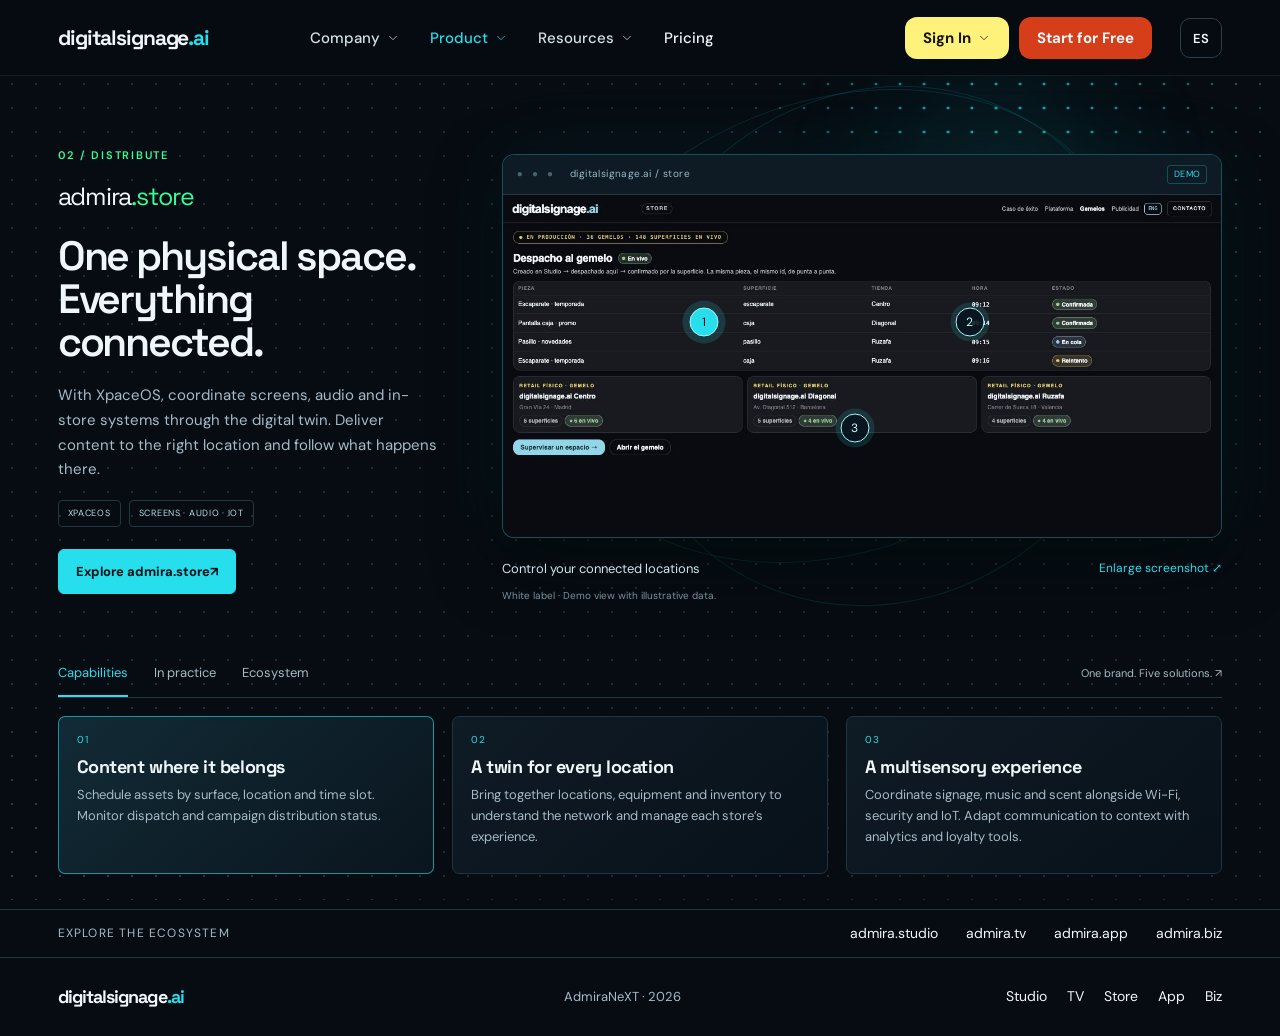
<file: store/index.html>
<!doctype html><html lang="en"><head><meta charset="utf-8"><meta name="theme-color" content="#26deec"><meta property="og:site_name" content="digitalsignage.ai"><meta name="viewport" content="width=device-width,initial-scale=1"><title>Admira Store — Control del espacio</title><meta name="description" content="Coordina pantallas, música, aromas e IoT con XpaceOS y el gemelo digital de tu espacio."><link rel="icon" type="image/svg+xml" href="data:image/svg+xml,%3Csvg xmlns='http://www.w3.org/2000/svg' viewBox='0 0 32 32'%3E%3Crect width='32' height='32' rx='8' fill='%23060d13'/%3E%3Cpath d='M8 24V8h4l8 10V8h4v16h-4L12 14v10z' fill='%2324def0'/%3E%3C/svg%3E"><link rel="stylesheet" href="/assets/style.css?v=20261004-1"><link rel="stylesheet" href="/assets/menu.css?v=20261004-1"></head><body data-page="store"><a class="skip" href="#solutions">Saltar al contenido</a><header class="dsn" data-site-header><div class="dsn-bar"><a class="brand dsn-logo" href="/" aria-label="digitalsignage.ai — Inicio" data-home-logo><svg xmlns="http://www.w3.org/2000/svg" viewBox="0 0 300 38" role="img" aria-label="digitalsignage.ai" class="wordmark-logo" width="250" height="34"><text x="0" y="29" fill="#f0f7fa" font-family="Space Grotesk,Arial,sans-serif" font-size="30" font-weight="700" letter-spacing="-1.6">digitalsignage<tspan fill="#26deec">.ai</tspan></text></svg></a></div></header><main id="solutions"><div id="detail-content"></div><aside class="related"><span data-es="EXPLORA EL ECOSISTEMA" data-en="EXPLORE THE ECOSYSTEM">EXPLORA EL ECOSISTEMA</span><a href="/studio/">admira.studio</a><a href="https://admira.tv/">admira.tv</a><a href="/app/">admira.app</a><a href="/biz/">admira.biz</a></aside></main><footer><a class="brand" href="/" aria-label="digitalsignage.ai — Inicio" data-home-logo><svg xmlns="http://www.w3.org/2000/svg" viewBox="0 0 300 38" role="img" aria-label="digitalsignage.ai" class="wordmark-logo" width="250" height="34"><text x="0" y="29" fill="#f0f7fa" font-family="Space Grotesk,Arial,sans-serif" font-size="30" font-weight="700" letter-spacing="-1.6">digitalsignage<tspan fill="#26deec">.ai</tspan></text></svg></a><p>AdmiraNeXT · 2026</p><div><a href="https://admira.studio">Studio</a><a href="https://admira.tv">TV</a><a href="https://admira.store">Store</a><a href="https://admira.app">App</a><a href="https://admira.biz">Biz</a></div></footer><script src="/assets/app.js?v=20261008-cta"></script><script src="/assets/detail.js?v=20261008-cta"></script><script defer src="https://www.admiranext.com/assets/live-presence.js?v=2"></script></body></html>
</file>
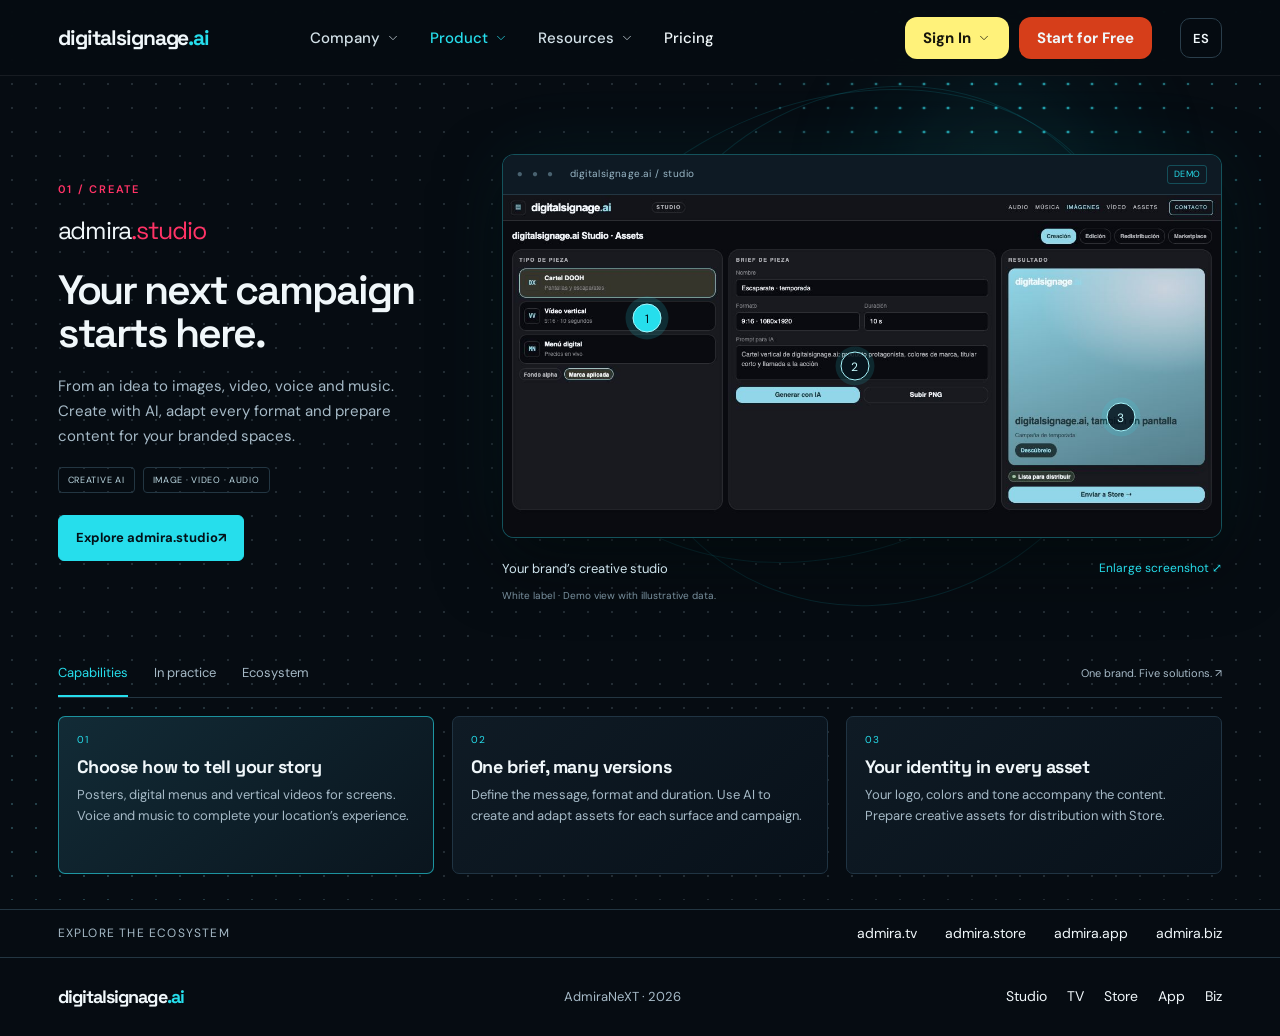
<file: studio/index.html>
<!doctype html><html lang="en"><head><meta charset="utf-8"><meta name="theme-color" content="#26deec"><meta property="og:site_name" content="digitalsignage.ai"><meta name="viewport" content="width=device-width,initial-scale=1"><title>Admira Studio — Contenido con IA</title><meta name="description" content="Crea y adapta imágenes, vídeo, voz y música con IA para tus experiencias digitales."><link rel="icon" type="image/svg+xml" href="data:image/svg+xml,%3Csvg xmlns='http://www.w3.org/2000/svg' viewBox='0 0 32 32'%3E%3Crect width='32' height='32' rx='8' fill='%23060d13'/%3E%3Cpath d='M8 24V8h4l8 10V8h4v16h-4L12 14v10z' fill='%2324def0'/%3E%3C/svg%3E"><link rel="stylesheet" href="/assets/style.css?v=20261004-1"><link rel="stylesheet" href="/assets/menu.css?v=20261004-1"></head><body data-page="studio"><a class="skip" href="#solutions">Saltar al contenido</a><header class="dsn" data-site-header><div class="dsn-bar"><a class="brand dsn-logo" href="/" aria-label="digitalsignage.ai — Inicio" data-home-logo><svg xmlns="http://www.w3.org/2000/svg" viewBox="0 0 300 38" role="img" aria-label="digitalsignage.ai" class="wordmark-logo" width="250" height="34"><text x="0" y="29" fill="#f0f7fa" font-family="Space Grotesk,Arial,sans-serif" font-size="30" font-weight="700" letter-spacing="-1.6">digitalsignage<tspan fill="#26deec">.ai</tspan></text></svg></a></div></header><main id="solutions"><div id="detail-content"></div><aside class="related"><span data-es="EXPLORA EL ECOSISTEMA" data-en="EXPLORE THE ECOSYSTEM">EXPLORA EL ECOSISTEMA</span><a href="https://admira.tv/">admira.tv</a><a href="/store/">admira.store</a><a href="/app/">admira.app</a><a href="/biz/">admira.biz</a></aside></main><footer><a class="brand" href="/" aria-label="digitalsignage.ai — Inicio" data-home-logo><svg xmlns="http://www.w3.org/2000/svg" viewBox="0 0 300 38" role="img" aria-label="digitalsignage.ai" class="wordmark-logo" width="250" height="34"><text x="0" y="29" fill="#f0f7fa" font-family="Space Grotesk,Arial,sans-serif" font-size="30" font-weight="700" letter-spacing="-1.6">digitalsignage<tspan fill="#26deec">.ai</tspan></text></svg></a><p>AdmiraNeXT · 2026</p><div><a href="https://admira.studio">Studio</a><a href="https://admira.tv">TV</a><a href="https://admira.store">Store</a><a href="https://admira.app">App</a><a href="https://admira.biz">Biz</a></div></footer><script src="/assets/app.js?v=20261008-cta"></script><script src="/assets/detail.js?v=20261008-cta"></script><script defer src="https://www.admiranext.com/assets/live-presence.js?v=2"></script></body></html>
</file>
<file: assets/style.css>
@import url('https://fonts.googleapis.com/css2?family=DM+Sans:wght@400;500;600;700&family=Space+Grotesk:wght@400;500;600;700&display=swap');
:root{--bg:#060c12;--panel:#0b151e;--ink:#f0f7fa;--muted:#a6bac7;--cyan:#26deec;--line:#233642;color-scheme:dark}*{box-sizing:border-box}html{scroll-behavior:smooth;scroll-padding-top:100px}body{margin:0;background:var(--bg);color:var(--ink);font-family:'DM Sans',sans-serif;font-size:16px;line-height:1.65}h1,h2,h3,h4,.brand{font-family:'Space Grotesk',sans-serif;line-height:1.08;letter-spacing:-.045em}a{color:inherit;text-decoration:none}button{font:inherit}button,a{ -webkit-tap-highlight-color:transparent}a:focus-visible,button:focus-visible{outline:3px solid var(--cyan);outline-offset:6px}.skip{position:absolute;left:20px;top:-100px;z-index:100;background:var(--cyan);color:var(--bg);padding:12px}.skip:focus{top:10px}.brand{font-size:28px;font-weight:700;letter-spacing:-.07em;white-space:nowrap}.brand span,h3 span{color:var(--cyan)}footer a:hover{color:var(--cyan)}.button{display:inline-flex;align-items:center;justify-content:center;padding:16px 25px;background:var(--cyan);color:#031118;border:1px solid var(--cyan);border-radius:6px;font-weight:700;font-size:16px;transition:transform .2s,background .2s}.button:hover{transform:translateY(-2px);background:#8ef5fa}.button.outline{background:transparent;color:var(--ink)}.button.outline:hover{background:#26deec14}.button.small{padding:10px 16px;font-size:14px}.hero{min-height:690px;position:relative;display:flex;align-items:center;overflow:hidden;background:linear-gradient(120deg,#07131e,#0c2431)}.hero:before{content:'';position:absolute;inset:0;background:linear-gradient(90deg,#060c12 2%,#060c12e8 28%,#060c1270 56%,#060c1215 85%),linear-gradient(0deg,#060c12,transparent 28%);z-index:1}.hero{background-image:url('hero.png');background-position:center;background-size:cover}.hero-light{position:absolute;inset:0;background:radial-gradient(ellipse at 75% 50%,#26deec16,transparent 55%)}.hero-content{position:relative;z-index:2;width:100%;padding:74px 4.5% 35px}.eyebrow{color:var(--cyan);letter-spacing:.16em;font-size:13px;font-weight:600;margin:0 0 24px}.eyebrow b{color:var(--ink);letter-spacing:0;margin-left:10px;font-size:17px}h1{font-size:clamp(42px,5.5vw,83px);max-width:930px;margin:0 0 30px;font-weight:600}.hero-copy{max-width:570px;color:#c3d4df;font-size:19px;line-height:1.6;margin:0 0 34px}.hero-foot{display:flex;justify-content:space-between;margin-top:80px;color:var(--muted);font-size:12px;letter-spacing:.16em}.section{padding:100px 4.5%;max-width:1600px;margin:auto}.section-heading{display:flex;justify-content:space-between;align-items:end;gap:50px;margin-bottom:48px}.section-heading>p{max-width:375px;color:var(--muted);margin:0;font-size:17px}h2{font-size:clamp(32px,3.7vw,57px);font-weight:500;margin:0}.pillar-grid{display:grid;grid-template-columns:repeat(5,1fr);gap:16px}.pillar{background:linear-gradient(145deg,#101e29,#080f17);padding:30px 25px;min-height:310px;border:1px solid var(--line);border-radius:9px;position:relative;transition:border-color .2s,transform .2s}.pillar:hover{border-color:var(--cyan);transform:translateY(-5px)}.number{font-size:12px;letter-spacing:.15em;color:var(--muted)}.symbol{color:var(--cyan);font-size:44px;margin:22px 0 12px;line-height:1}h3{font-size:29px;margin:0 0 18px}.pillar p{color:var(--muted);font-size:16px;min-height:52px;margin-bottom:22px}.pill{display:inline-block;font-size:11px;letter-spacing:.1em;color:var(--cyan);border:1px solid #26deec33;border-radius:30px;padding:5px 10px}.solution{border-top:1px solid var(--line);padding:96px 4.5%;max-width:1600px;margin:auto;display:grid;grid-template-columns:1fr 1fr;gap:8%;align-items:center}.solution h2{font-size:clamp(34px,3.5vw,52px);margin:22px 0}.solution .intro{font-size:19px;line-height:1.6;color:var(--muted);max-width:580px}.domain-title{font-size:30px;letter-spacing:-.04em;margin-bottom:20px}.domain-title span{color:var(--cyan)}.features{display:grid;gap:20px;margin:30px 0}.feature{padding-left:18px;border-left:2px solid #26deec50}.feature h4{font-size:19px;letter-spacing:-.02em;margin:0 0 7px}.feature p{margin:0;color:var(--muted);font-size:16px}.audience{color:var(--muted);font-size:14px;margin:30px 0 22px}.audience b{color:var(--ink)}.visual-panel{padding:36px;border:1px solid var(--line);background:linear-gradient(140deg,#132534,#081018);border-radius:12px;min-height:450px;display:flex;flex-direction:column;justify-content:center}.panel-head{display:flex;justify-content:space-between;gap:12px;font-size:12px;letter-spacing:.1em;color:var(--muted);padding-bottom:20px;border-bottom:1px solid var(--line)}.panel-label{font-size:12px;letter-spacing:.12em;color:var(--muted);margin-bottom:15px}.asset-grid{display:grid;grid-template-columns:1fr 1fr;gap:12px;margin:24px 0}.asset{padding:25px 14px;background:#060f17;border:1px solid #26deec27;border-radius:6px}.asset strong{display:block;font-family:'Space Grotesk';font-size:23px;font-weight:500}.asset span{font-size:13px;color:var(--muted)}.bar{height:4px;background:linear-gradient(90deg,var(--cyan) 65%,#233642 65%);margin-top:15px}.signal-list{display:grid;gap:13px;margin:25px 0}.signal{display:flex;justify-content:space-between;gap:14px;padding:16px;background:#07111a;border:1px solid #1d3647;border-radius:6px}.signal span{color:var(--cyan);font-size:14px}.panel-caption{color:var(--muted);font-size:14px;margin:15px 0 0}.network{display:grid;grid-template-columns:repeat(3,1fr);gap:10px;margin:25px 0}.network div{border:1px solid #26deec45;border-radius:8px;padding:20px 10px;text-align:center;background:#08131d}.network b{display:block;font-size:24px;color:var(--cyan)}.network small{font-size:12px;color:var(--muted)}.mission{padding:19px 0;border-bottom:1px solid var(--line)}.mission strong{display:block;font-size:17px}.mission span{font-size:13px;color:var(--muted)}.mission em{font-style:normal;font-size:12px;color:var(--cyan);display:inline-block;margin-top:8px;border:1px solid #26deec35;padding:2px 8px;border-radius:20px}#journey{border-top:1px solid var(--line)}.steps{display:grid;grid-template-columns:repeat(4,1fr);gap:30px;margin-top:55px}.step{border-top:1px solid var(--cyan);padding-top:22px}.step .number{color:var(--cyan)}.step h3{font-size:24px;margin:18px 0 12px}.step p{color:var(--muted);font-size:16px}.example{margin-top:60px;padding:30px 36px;border-left:3px solid var(--cyan);background:var(--panel)}.example h3{font-size:24px}.example p{color:var(--muted);margin-bottom:0}#start{padding-top:70px;padding-bottom:90px}.start-inner{background:linear-gradient(120deg,#122b38,#0b151e);border:1px solid #26deec40;border-radius:12px;padding:48px}.chooser{display:flex;flex-wrap:wrap;gap:12px;margin:30px 0}.choice{padding:12px 16px;font:inherit;border:1px solid #35515f;background:transparent;color:var(--ink);border-radius:5px;cursor:pointer;text-align:left}.choice[aria-pressed=true]{border-color:var(--cyan);background:var(--cyan);color:#031118}.recommendation{display:grid;grid-template-columns:1fr auto;gap:25px;align-items:center;border-top:1px solid #35515f;padding-top:28px}.recommendation h3{font-size:27px}.recommendation p{color:var(--muted);max-width:700px;margin-bottom:0}footer{border-top:1px solid var(--line);padding:35px 4.5%;display:flex;align-items:center;justify-content:space-between;gap:25px}footer p{color:var(--muted);font-size:13px}footer>div{display:flex;gap:20px;font-size:14px}.reveal{animation:fade-in .5s both}@keyframes fade-in{from{opacity:.5;transform:translateY(8px)}to{opacity:1;transform:none}}@media(max-width:1050px){.pillar-grid{grid-template-columns:repeat(2,1fr)}.solution{gap:5%}.visual-panel{padding:24px}.steps{grid-template-columns:repeat(2,1fr)}}@media(max-width:700px){.hero{min-height:660px;background-position:60% center}.hero:before{background:linear-gradient(90deg,#060c12ed,#060c1290),linear-gradient(0deg,#060c12,transparent)}.hero-content{padding:65px 5% 30px}h1{font-size:43px;letter-spacing:-.045em}.hero-copy{font-size:17px}.hero-foot{margin-top:60px;gap:15px;letter-spacing:.08em}.section{padding:65px 5%}.section-heading{display:block}.section-heading>p{margin-top:25px}.pillar-grid{gap:12px}.pillar{padding:22px 16px;min-height:290px}h3{font-size:24px}.pillar p{font-size:15px}.pill{font-size:10px}.solution{display:flex;flex-direction:column;padding:65px 5%;gap:35px;align-items:stretch}.visual-panel{min-height:350px}.steps{gap:24px}.step h3{font-size:22px}.example{padding:25px}.start-inner{padding:26px}.recommendation{grid-template-columns:1fr}.recommendation .button{justify-self:start}footer{flex-wrap:wrap;padding:30px 5%}footer>div{width:100%;justify-content:space-between}}@media(prefers-reduced-motion:reduce){html{scroll-behavior:auto}*,*:before,*:after{animation:none!important;transition:none!important}}
/* Independent solution pages */
body[data-page=home] .hero{min-height:500px}body[data-page=home] .hero-content{padding-top:48px}body[data-page=home] .hero-foot{margin-top:42px}body[data-page=home] #ecosystem{padding-top:35px;padding-bottom:45px}body[data-page=home] .section-heading{margin-bottom:22px}body[data-page=home] .section-heading .eyebrow{display:none}body[data-page=home] .section-heading h2{font-size:25px}body[data-page=home] .pillar{min-height:205px;padding:22px}body[data-page=home] .symbol{display:none}body[data-page=home] .pillar h3{margin-top:20px}body[data-page=home] .pillar p{min-height:0;margin:12px 0 16px}body:not([data-page=home]) .solution{border-top:0;padding-top:45px;padding-bottom:35px;gap:7%;min-height:calc(100vh - 220px)}body:not([data-page=home]) .solution .eyebrow{margin-bottom:16px}body:not([data-page=home]) .solution h2{font-size:clamp(32px,3vw,45px);margin:16px 0}body:not([data-page=home]) .solution .intro{font-size:17px}body:not([data-page=home]) .features{margin:23px 0;gap:16px}body:not([data-page=home]) .feature p{font-size:15px}body:not([data-page=home]) .audience{margin:20px 0 17px}.related{border-top:1px solid var(--line);padding:18px 4.5%;display:flex;align-items:center;gap:28px}.related>span{color:var(--muted);font-size:12px;letter-spacing:.1em;margin-right:auto}.related a{font-size:14px}.related a:hover{color:var(--cyan)}footer{padding-top:22px;padding-bottom:22px}@media(max-width:899.98px){html{scroll-padding-top:80px}}@media(max-width:700px){body[data-page=home] .hero{min-height:520px}body[data-page=home] .hero-content{padding-top:45px}body[data-page=home] .pillar{padding:20px 15px;min-height:235px}body[data-page=home] .pillar h3{font-size:23px}body:not([data-page=home]) .solution{padding-top:38px}.related{flex-wrap:wrap;gap:16px;padding:22px 5%}.related>span{width:100%;margin:0}body:not([data-page=home]) .visual-panel{min-height:0}}

.wordmark-logo{display:block;width:250px;height:34px}footer .wordmark-logo{width:220px}@media(max-width:700px){.wordmark-logo{width:215px}}
/* Graphical product pages: explore horizontally, without a long landing page. */
.product-stage{display:grid;grid-template-columns:minmax(280px,.75fr) minmax(0,1.4fr);gap:5%;padding:36px 4.5% 24px;align-items:center;overflow:hidden}.product-copy{position:relative;z-index:1}.product-copy .eyebrow{margin:0 0 12px;font-size:11px}.product-domain{font-family:'Space Grotesk',sans-serif;font-size:25px;letter-spacing:-.05em;margin:0 0 18px}.product-domain span{color:var(--cyan)}.product-copy h1{font-size:clamp(32px,3.2vw,52px);margin:0 0 20px;letter-spacing:-.05em;line-height:1.04}.product-intro{font-size:15px;line-height:1.65;color:var(--muted);margin:0 0 18px;max-width:430px}.product-tags{display:flex;gap:8px;flex-wrap:wrap;margin-bottom:22px}.product-tags span{font-size:9px;letter-spacing:.08em;border:1px solid var(--line);padding:5px 9px;border-radius:4px;color:#bdd9e3}.product-copy .button{font-size:13px;padding:11px 17px}.product-visual{position:relative;min-width:0;padding-top:18px}.orbit{position:absolute;pointer-events:none;border:1px solid #26deec20;border-radius:50%;z-index:0}.orbit-one{width:600px;height:450px;top:-35px;left:35px;transform:rotate(-22deg)}.orbit-two{width:500px;height:540px;top:-60px;left:130px;transform:rotate(45deg)}.screenshot-frame{position:relative;background:#0b1119;border:1px solid #26deec50;border-radius:12px;overflow:hidden;box-shadow:0 25px 65px #0008,0 0 80px #26deec13}.screenshot-bar{display:flex;gap:14px;align-items:center;padding:10px 14px;background:#0e1a24;border-bottom:1px solid var(--line);font-size:10px;letter-spacing:.04em;color:#99b7c6}.window-dots{color:#496270;font-size:10px;letter-spacing:3px}.demo-badge{margin-left:auto;color:var(--cyan);font-size:9px;border:1px solid #26deec44;border-radius:3px;padding:1px 6px}.screenshot-body{position:relative;line-height:0}.screenshot-body>img{width:100%;height:auto;display:block}.hotspot{position:absolute;transform:translate(-50%,-50%);width:29px;height:29px;display:grid;place-items:center;border:1px solid #a6f8ff;background:#071620d9;color:#c7fbff;border-radius:50%;font-size:12px;cursor:pointer;box-shadow:0 0 0 5px #26deec22}.hotspot[aria-pressed=true]{background:var(--cyan);color:#031118;box-shadow:0 0 0 7px #26deec28}.capture-caption{display:flex;justify-content:space-between;align-items:center;gap:12px;margin-top:16px;color:#cee4ed;font-size:13px;position:relative}.capture-caption button{background:none;color:var(--cyan);border:0;cursor:pointer;font-size:12px;padding:5px 0}.demo-note{font-size:10px;color:#79909e;margin:4px 0 0;position:relative}.product-explorer{margin:0 4.5% 24px;position:relative;z-index:1}.explorer-head{display:flex;align-items:center;justify-content:space-between;border-bottom:1px solid var(--line);gap:20px}.detail-tabs{display:flex;gap:26px}.detail-tabs button{border:0;border-bottom:2px solid transparent;color:var(--muted);background:transparent;cursor:pointer;padding:12px 0;font-size:13px}.detail-tabs button[aria-selected=true]{color:var(--cyan);border-bottom-color:var(--cyan)}.white-label-link{font-size:11px;color:var(--muted)}.white-label-link:hover{color:var(--cyan)}.detail-cards{display:grid;grid-template-columns:repeat(3,minmax(0,1fr));gap:18px;padding-top:18px;min-height:176px}.detail-card{padding:15px 18px;background:linear-gradient(140deg,#0f1b25,#08111a);border:1px solid #203443;border-radius:7px;position:relative;transition:border-color .2s}.detail-card.selected{border-color:#26deec99;background:linear-gradient(140deg,#122b36,#0a151e)}.card-index{color:var(--cyan);font-size:10px;letter-spacing:.1em;display:block;margin-bottom:7px}.detail-card h3{font-size:18px;line-height:1.2;letter-spacing:-.025em;margin:0 0 8px}.detail-card p{font-size:13px;line-height:1.6;color:var(--muted);margin:0}.detail-card>a{font-size:12px;display:inline-block;color:var(--cyan);margin-top:8px}.capture-dialog{background:#080f17;color:var(--ink);width:min(95vw,1280px);max-width:1280px;border:1px solid #26deec66;border-radius:10px;padding:24px;box-shadow:0 25px 150px #000}.capture-dialog::backdrop{background:#02070cea;backdrop-filter:blur(8px)}.capture-dialog img{display:block;width:100%;height:auto}.capture-dialog p{font-size:12px;color:var(--muted);margin:0 35px 12px 0}.capture-dialog p:last-child{margin:12px 0 0}.capture-dialog button{position:absolute;right:14px;top:8px;background:none;color:var(--ink);font-size:28px;border:0;cursor:pointer}.related{padding-top:12px;padding-bottom:12px}body:not([data-page=home]) footer{padding-top:15px;padding-bottom:15px}body:not([data-page=home]) footer .wordmark-logo{width:180px;height:24px}@media(min-width:1100px) and (min-height:850px){.product-stage{padding-top:60px;padding-bottom:45px}.product-explorer{margin-bottom:35px}}@media(max-width:850px){.product-stage{grid-template-columns:1fr;gap:20px;padding-top:25px}.product-intro{max-width:640px}.product-copy h1 br{display:none}.product-copy h1{font-size:36px}.product-tags{margin-bottom:14px}.product-visual{padding-top:0}.orbit{display:none}.detail-cards{gap:10px}.detail-card{padding:14px}.detail-card h3{font-size:16px}.explorer-head{flex-wrap:wrap;gap:0}.white-label-link{padding-bottom:12px}.capture-dialog{padding:18px 12px}}@media(max-width:600px){.detail-cards{grid-template-columns:1fr}.detail-tabs{gap:22px}.detail-tabs button{font-size:12px}.capture-caption{font-size:11px}.capture-caption button{font-size:10px}.hotspot{width:25px;height:25px;font-size:11px}.product-copy h1{font-size:33px}.product-domain{font-size:22px}.product-explorer{margin-top:8px}.demo-note{font-size:9px}.product-stage{padding-bottom:18px}}

@media(max-width:600px){.detail-cards{grid-template-columns:repeat(3,82vw);overflow-x:auto;scroll-snap-type:x mandatory;padding-bottom:10px}.detail-card{scroll-snap-align:start}.product-visual{max-width:100%}}

/* Precios (importes en /assets/pricing.js) */
.page-hero{padding:64px 4.5% 30px;max-width:1240px;margin:0 auto}.page-hero .eyebrow{margin-bottom:16px}.page-hero h1{font-size:clamp(36px,4.4vw,62px);margin:0 0 18px;max-width:860px}.page-intro{font-size:18px;color:var(--muted);max-width:660px;margin:0}.page-cta{display:flex;flex-wrap:wrap;gap:12px;margin-top:28px}
.price-controls{display:flex;flex-wrap:wrap;align-items:center;justify-content:space-between;gap:16px 24px;max-width:1240px;margin:0 auto;padding:6px 4.5% 22px}
.seg{display:inline-flex;padding:4px;border:1px solid var(--line);border-radius:999px;background:#0b151ecc}.seg button{border:0;border-radius:999px;padding:9px 20px;background:transparent;color:var(--muted);font-weight:600;font-size:15px;cursor:pointer;transition:background .15s,color .15s}.seg button[aria-selected=true]{background:var(--ink);color:#061017}.seg button:not([aria-selected=true]):hover{color:var(--ink)}
.billing{display:flex;align-items:center;gap:10px;flex-wrap:wrap}.billing-opt{border:0;background:none;padding:6px 2px;color:var(--muted);font-weight:600;font-size:15px;cursor:pointer}.billing-opt[aria-pressed=true]{color:var(--ink)}
.billing-switch{position:relative;width:52px;height:28px;border:1px solid #2f4654;border-radius:999px;background:#0e1a23;cursor:pointer;padding:0}.billing-switch span{position:absolute;top:3px;left:3px;width:20px;height:20px;border-radius:50%;background:var(--cyan);box-shadow:0 0 12px #26deec80;transition:transform .2s}.billing-switch[aria-checked=true] span{transform:translateX(24px)}
.save-max{padding:5px 10px;border-radius:999px;background:#26deec1f;border:1px solid #26deec55;color:var(--cyan);font-size:12px;font-weight:700;letter-spacing:.06em;text-transform:uppercase}
.plans{display:grid;grid-template-columns:repeat(3,minmax(0,1fr));gap:16px;padding:0 4.5% 24px;max-width:1240px;margin:0 auto}.plans[hidden]{display:none}.plans--two{grid-template-columns:repeat(2,minmax(0,1fr))}
.plan{display:flex;flex-direction:column;padding:28px 26px;border:1px solid var(--line);border-radius:16px;background:linear-gradient(150deg,#101d28,#080f17)}.plan--featured{border-color:#26deec80;box-shadow:0 0 0 1px #26deec30,0 20px 60px #26deec14}
.plan-head{display:flex;align-items:center;justify-content:space-between;gap:10px}.plan h2,.plan-free h2{font-size:28px;font-weight:600;margin:0}.plan-badge{flex:none;padding:5px 10px;border-radius:999px;background:var(--cyan);color:#031118;font-size:11.5px;font-weight:700;letter-spacing:.08em;text-transform:uppercase}.plan:not(.plan--featured) .plan-badge{background:#26deec1f;color:var(--cyan);border:1px solid #26deec55}
.plan-tag{color:var(--muted);margin:8px 0 18px;min-height:26px}
.plan-price{margin:0 0 20px;min-height:84px}.pp-row{display:flex;align-items:baseline;gap:10px}.pp-now{font-family:'Space Grotesk',sans-serif;font-size:52px;font-weight:600;letter-spacing:-.04em;line-height:1}.pp-now--word{font-size:44px}.pp-list{font-family:'Space Grotesk',sans-serif;font-size:24px;color:#8399a6;text-decoration-thickness:2px}.pp-meta{display:flex;flex-wrap:wrap;align-items:center;gap:6px;margin-top:10px}.pp-per,.pp-save{padding:3px 8px;border-radius:6px;font-size:12.5px;font-weight:600}.pp-per{background:#16222c;color:#c3d4df}.pp-save{background:#fff27a;color:#16150b}.pp-sr{position:absolute;width:1px;height:1px;overflow:hidden;clip:rect(0 0 0 0);white-space:nowrap}
.plan .button{align-self:stretch;font-size:15px;padding:13px 18px}.plan-inc{font-size:12px;letter-spacing:.12em;text-transform:uppercase;color:var(--muted);margin:26px 0 10px}.plan-list{list-style:none;margin:0;padding:0;display:grid;gap:11px}.plan-list li{display:flex;gap:10px;font-size:15px;line-height:1.5;color:#d6e3ea}.plan-list svg{flex:none;width:18px;height:18px;margin-top:2px}.plan-list path{fill:none;stroke:var(--cyan);stroke-width:1.8;stroke-linecap:round;stroke-linejoin:round}
.seats{display:grid;grid-template-columns:auto auto;align-items:center;justify-content:space-between;gap:8px 12px;margin:0 0 18px;padding:14px 16px;border:1px solid var(--line);border-radius:12px;background:#0b151e}.seats-label{font-weight:600}.seats-step{display:flex;align-items:center;gap:6px}.seats-btn{width:34px;height:34px;border:1px solid #2f4654;border-radius:9px;background:#101d28;color:var(--ink);font-size:18px;cursor:pointer}.seats-btn:disabled{opacity:.4;cursor:default}.seats-val{min-width:28px;text-align:center;font-weight:700}.seats-total{grid-column:1/-1;margin:0;font-family:'Space Grotesk',sans-serif;font-size:20px;font-weight:600}.seats-total small{font-family:'DM Sans',sans-serif;font-size:13px;color:var(--muted);font-weight:500}.seats-min{grid-column:1/-1;margin:0;font-size:13px;color:var(--muted)}
.plan-free{display:grid;grid-template-columns:minmax(0,1.1fr) auto minmax(0,1.4fr) auto;align-items:center;gap:20px 32px;max-width:calc(1240px - 9%);margin:0 auto;padding:22px 26px;border:1px dashed #2f4654;border-radius:16px;background:#080f17d9}.plan-free .plan-tag{margin:6px 0 0;min-height:0}.plan-free .plan-price{margin:0;min-height:0}.plan-free .pp-now{font-size:40px}.plan-list--free{gap:8px}.plan-list--free li{font-size:14px}
.pricing-note{max-width:1240px;margin:18px auto 0;padding:0 4.5%;color:var(--muted);font-size:14px}
.pricing-more{max-width:1240px;margin:40px auto 60px;padding:30px 4.5% 0;border-top:1px solid var(--line)}.pricing-more h2{font-size:26px}.pricing-more p{color:var(--muted);max-width:640px}.pricing-links{display:flex;flex-wrap:wrap;align-items:center;gap:12px 24px;font-size:15px}.pricing-links a:not(.button):hover{color:var(--cyan)}
@media(max-width:1060px){.plan-free{grid-template-columns:1fr auto;max-width:none;margin:0 4.5%}.plan-list--free{grid-column:1/-1}}
@media(max-width:900px){.plans,.plans--two{grid-template-columns:1fr;padding-left:16px;padding-right:16px}.page-hero{padding:40px 16px 20px}.price-controls{padding:4px 16px 18px}.plan-free{margin:0 16px;grid-template-columns:1fr}.plan-free .button{justify-self:stretch}.pricing-note{padding:0 16px}.pricing-more{padding-left:16px;padding-right:16px}}
/* Portada: héroe con la nube de Admira (lógica en /assets/home.js). --s, --ty, --dark, --out y --box los escribe home.js. */
.ch{--s:.45;--ty:0px;--dark:0;--out:0;--box:0;--ink-light:#0b141b;--hh:76px;position:relative;margin-top:calc(var(--hh) * -1);height:300vh;height:300svh;background:#e9eff2}
.ch-sticky{position:sticky;top:0;height:100vh;height:100svh;overflow:hidden;background:#e9eff2}
.ch-dark{position:absolute;inset:0;background:var(--bg);opacity:var(--dark)}
.dsn-dots.dsn-dots--local{position:absolute;z-index:0;--x:72vw;--y:30vh}
.dsn-dots--local .dsn-dots-base{background-image:radial-gradient(circle at 50% 50%,#0b1a2430 0,#0b1a2430 1px,transparent 1.5px);opacity:calc(1 - var(--dark))}
.dsn-dots--local:before{content:'';position:absolute;inset:0;background-image:radial-gradient(circle at 50% 50%,#a9c3d12e 0,#a9c3d12e 1px,transparent 1.5px);background-size:var(--gap) var(--gap);opacity:var(--dark)}
.dsn-dots--local .dsn-dots-halo{background-image:radial-gradient(circle at 50% 50%,#10b4c2 0,#10b4c2 1.3px,transparent 1.9px)}
.ch-head{position:relative;z-index:1;padding:calc(var(--hh) + 7vh) 24px 0;text-align:center;color:var(--ink-light);opacity:calc(1 - var(--out));transform:translateY(calc(var(--out) * -40px))}
.ch-eyebrow{margin:0 0 18px;font:600 12px/1 'DM Sans',sans-serif;letter-spacing:.22em;text-transform:uppercase}
.ch-title{margin:0 auto;max-width:none;font-family:'Instrument Serif',Georgia,'Times New Roman',serif;font-weight:400;font-size:clamp(46px,6.4vw,92px);line-height:1;letter-spacing:-.02em;color:var(--ink-light)}
.ch-frame{position:absolute;z-index:2;left:50%;top:calc(var(--hh) + 22px);width:min(1200px,calc(100vw - 48px));height:min(calc(100vh - var(--hh) - 44px),calc(min(1200px,calc(100vw - 48px)) * .56));transform:translateX(-50%)}
.ch-card{position:absolute;inset:0;overflow:hidden;background:#0b151e;transform:translateY(var(--ty)) scale(var(--s));transform-origin:50% 50%;will-change:transform;-webkit-clip-path:url(#ch-clip);clip-path:url(#ch-clip)}
.ch-video{display:block;width:100%;height:100%;object-fit:cover}
.ch-box{position:absolute;left:-14px;bottom:-18px;width:min(400px,calc(100% - 8px));padding:26px 28px 28px;background:var(--dsn-yellow,#fff27a);color:#16150b;border-radius:4px;box-shadow:0 18px 50px #0007;opacity:var(--box);transform:translateY(calc((1 - var(--box)) * 24px));pointer-events:none}
.ch.is-card .ch-box{pointer-events:auto}
.ch-box h2{margin:0 0 14px;font:400 clamp(30px,3vw,40px)/1.02 'Instrument Serif',Georgia,serif;letter-spacing:-.01em;color:#16150b}
.ch-box p{margin:0;font-size:15px;line-height:1.5;color:#2a2812}
.ch-defs{position:absolute;width:0;height:0}
.ch--static{height:auto}.ch--static .ch-sticky{position:relative;height:auto;padding-bottom:70px}.ch--static .ch-frame{position:relative;left:auto;top:auto;transform:none;margin:48px auto 0}.ch--static .ch-head{padding-top:calc(var(--hh) + 48px)}
.hero--sub{min-height:600px}.hero-title{font-size:clamp(38px,4.8vw,72px);max-width:930px;margin:0 0 30px;font-weight:600}
@media(max-width:899.98px){.ch{--hh:64px;height:240vh;height:240svh}.ch-head{padding-top:calc(var(--hh) + 13vh)}.ch-title{font-size:clamp(42px,12vw,60px)}.ch-frame{width:calc(100vw - 32px);height:min(calc(100svh - var(--hh) - 40px),calc((100vw - 32px) * 1.6));top:calc(var(--hh) + 20px)}.ch-box{left:-4px;bottom:-8px;width:calc(100% - 20px);padding:20px 20px 22px}.ch-box p{font-size:14px}}

@media(min-width:1051px) and (max-width:1320px){.pillar-grid{grid-template-columns:repeat(3,1fr)}}
.pill.pill--blue{color:#7fb2ff;border-color:rgba(91,141,255,.45);background:rgba(91,141,255,.08)}
.seats[hidden]{display:none!important}

/* La marca se escribe siempre AdmiraNeXT, también dentro de rótulos en mayúsculas (Carlos, 3-oct-2026). */
.nx{text-transform:none}

/* ═══ Colores de los cinco pilares = colores del logo AdmiraNeXT (Carlos, 3-oct-2026) ═══
   Studio N #FF3366 · TV e #FFCC00 · Store X #33FF99 · App T #FF33CC · Biz cian #26DEEC.
   Mismo reparto que el catálogo de admira.tv. */
.pillar[href="/studio/"],body[data-page="studio"]{--pilar:#FF3366}
.pillar[href="https://admira.tv/"]{--pilar:#FFCC00}
.pillar[href="/store/"],body[data-page="store"]{--pilar:#33FF99}
.pillar[href="/app/"],body[data-page="app"]{--pilar:#FF33CC}
.pillar[href="/biz/"],body[data-page="biz"]{--pilar:#26DEEC}
.pillar{border-top:3px solid var(--pilar,var(--line))}
.pillar:hover{border-color:var(--pilar,var(--cyan))}
.pillar .number,.pillar h3 span,.pillar .symbol{color:var(--pilar,var(--cyan))}
.pillar .pill:not(.pill--blue){color:var(--pilar,var(--cyan));border-color:color-mix(in srgb,var(--pilar,#26deec) 35%,transparent)}
body[data-page] .product-copy .eyebrow,body[data-page] .product-domain span{color:var(--pilar,var(--cyan))}
.dsn-col:first-child .dsn-mlink[href="/studio/"] .dsn-ico{color:#FF3366}
.dsn-col:first-child .dsn-mlink[href="https://admira.tv/"] .dsn-ico{color:#FFCC00}
.dsn-col:first-child .dsn-mlink[href="/store/"] .dsn-ico{color:#33FF99}
.dsn-col:first-child .dsn-mlink[href="/app/"] .dsn-ico{color:#FF33CC}
.dsn-col:first-child .dsn-mlink[href="/biz/"] .dsn-ico{color:#26DEEC}

/* v8 (4-oct-2026): rótulos del vídeo de la portada como texto HTML, sincronizados con el vídeo (home.js).
   --below: debajo de la nube, misma tipografía que el titular (Instrument Serif), sobre el fondo claro; sigue al borde
   inferior de la nube (--cap-y) y se desvanece con el titular al hacer scroll. --in: dentro de la tarjeta (modo
   tarjeta/pantalla completa), sobre el vídeo, arriba a la izquierda para no chocar con la caja amarilla. */
.ch-cap{pointer-events:none;font-family:'Instrument Serif',Georgia,'Times New Roman',serif;font-weight:400}
.ch-cap p{margin:0}
.ch-cap-txt{transition:opacity .35s ease,transform .35s ease}
.ch-cap.is-swap .ch-cap-txt,.ch-cap.is-empty .ch-cap-txt{opacity:0;transform:translateY(6px)}
.ch-cap-name{font-size:clamp(30px,2.9vw,44px);line-height:1.02;letter-spacing:-.015em;white-space:nowrap}
.ch-cap-claim{margin-top:6px!important;font-size:clamp(19px,1.6vw,25px);line-height:1.15;letter-spacing:-.005em}
.ch-cap--below{position:absolute;z-index:3;left:16px;right:16px;top:0;transform:translateY(var(--cap-y,70vh));text-align:center;color:var(--ink-light);opacity:calc(1 - var(--out))}
.ch-cap--below .ch-cap-claim{color:#33434e}
/* sufijo de cada solución: texto en tinta con subrayado tipo rotulador en su color AdmiraNeXT (legible también el amarillo y el verde) */
/* v8.1: la línea de color va debajo del claim (no detrás del sufijo). --bar lo escribe home.js en cada rótulo
   (color de la solución; en el final, las cuatro del logo NeXT). En fondo claro, app (blanco) lleva un filete de tinta. */
.ch-cap-claim{display:table}
.ch-cap-claim:after{content:'';display:block;height:6px;margin-top:10px;border-radius:3px;background:var(--bar,transparent);transition:background-color .35s ease}
.ch-cap--below .ch-cap-claim{margin-left:auto;margin-right:auto}
.ch-cap--below[data-k=app] .ch-cap-claim:after{box-shadow:inset 0 0 0 1px #0b1a24}
.ch-cap.is-empty .ch-cap-claim:after{background:transparent}
/* v8.1: los puntos que se iluminan con el ratón toman el color de la solución del vídeo (--glow, lo escribe home.js);
   --glow-l es la variante para el fondo claro del héroe (app: gris, porque el blanco no se ve). */
@property --glow{syntax:'<color>';inherits:true;initial-value:#FF33CC}
@property --glow-l{syntax:'<color>';inherits:true;initial-value:#FF33CC}
body[data-page=home]{--glow:#FF33CC;--glow-l:#FF33CC;transition:--glow .6s ease,--glow-l .6s ease}
body[data-page=home] .dsn-dots-idle{background-image:radial-gradient(circle at 50% 50%,var(--glow) 0,var(--glow) 1px,transparent 1.6px)}
body[data-page=home] .dsn-dots-halo{background-image:radial-gradient(circle at 50% 50%,var(--glow) 0,var(--glow) 1.2px,transparent 1.8px)}
body[data-page=home] .dsn-dots--local .dsn-dots-halo{--g:color-mix(in srgb,var(--glow) calc(var(--dark,0) * 100%),var(--glow-l));background-image:radial-gradient(circle at 50% 50%,var(--g) 0,var(--g) 1.4px,transparent 2px)}
body[data-page=home] .dsn-dots-halo:before{background:radial-gradient(closest-side,color-mix(in srgb,var(--glow) 12%,transparent),transparent)}
body[data-page=home] .dsn-dots--local .dsn-dots-halo:before{background:radial-gradient(closest-side,color-mix(in srgb,var(--g) 12%,transparent),transparent)}
.ch-cap--in{position:absolute;z-index:2;left:0;right:0;top:0;padding:clamp(18px,2.6vw,34px) clamp(18px,2.8vw,40px) 70px;color:#fff;background:linear-gradient(180deg,#05080cb3,#05080c55 55%,transparent);opacity:var(--box);text-shadow:0 1px 14px #0009}
.ch-cap--in .ch-cap-claim{color:#e8eef2}
.ch-cap--in .suf{color:var(--c)}
.ch-cap--in.is-empty{background:none}
.ch-cap .nxc{color:var(--c)}
.ch-cap--below .nxc{color:inherit}
.ch--static .ch-cap--below{display:none}
@media(max-width:899.98px){.ch-cap-claim:after{height:5px;margin-top:8px}.ch-cap-name{font-size:clamp(28px,8vw,36px)}.ch-cap-claim{font-size:clamp(17px,4.6vw,21px)}.ch-cap--in{padding:16px 18px 56px}.ch-cap--in .ch-cap-name{font-size:28px}.ch-cap--in .ch-cap-claim{font-size:17px}}
</file>
<file: assets/menu.css>
/* Cabecera de digitalsignage.ai: barra, megamenú y panel móvil.
   Todo va con prefijo .dsn para no pisar las maquetas de /demo/ (que tienen sus propios <header> y <nav>).
   El marcado lo genera /assets/app.js a partir del marcador <header class="dsn" data-site-header>. */
.dsn{--dsn-bg:#060c12;--dsn-panel:#0b141c;--dsn-raise:#131f29;--dsn-chip:#16222c;--dsn-line:#1f303c;--dsn-ink:#f0f7fa;--dsn-soft:#d3e1e8;--dsn-muted:#8fa5b2;--dsn-cyan:#26deec;--dsn-yellow:#fff27a;--dsn-yellow-ink:#16150b;--dsn-orange:#D63E1A;--dsn-orange-ink:#fff;--dsn-h:76px;position:sticky;top:0;z-index:60;color:var(--dsn-ink);font-family:'DM Sans',system-ui,-apple-system,'Segoe UI',sans-serif;line-height:1.3}
.dsn:before{content:'';position:absolute;inset:0;background:#060c12ee;backdrop-filter:blur(16px);-webkit-backdrop-filter:blur(16px);border-bottom:1px solid #ffffff12;z-index:-1}
.dsn *,.dsn *:before,.dsn *:after{box-sizing:border-box}
.dsn a{color:inherit;text-decoration:none}
.dsn ul{list-style:none;margin:0;padding:0}
.dsn-bar{position:relative;height:var(--dsn-h);display:flex;align-items:center;gap:28px;padding:0 4.5%}
.dsn-logo{flex:none;display:flex;align-items:center}
.dsn .wordmark-logo{display:block;width:210px;height:auto}
.dsn-drawer{flex:1;min-width:0;display:flex;align-items:center;gap:24px}
.dsn-nav{flex:1;min-width:0}
.dsn-list{display:flex;align-items:center;gap:2px}
.dsn-item{position:static}
.dsn-item--sm{position:relative}
.dsn-i{width:18px;height:18px;flex:none}
.dsn-i path{fill:none;stroke:currentColor;stroke-width:1.6;stroke-linecap:round;stroke-linejoin:round}
.dsn-chev{width:14px;height:14px;transition:transform .2s;opacity:.8}
[aria-expanded=true]>.dsn-chev{transform:rotate(180deg)}
.dsn-trigger,.dsn-link{display:inline-flex;align-items:center;gap:6px;height:40px;padding:0 14px;border:0;border-radius:10px;background:transparent;color:var(--dsn-soft);font:500 15px/1 'DM Sans',system-ui,sans-serif;cursor:pointer;white-space:nowrap;transition:background .15s,color .15s}
.dsn-trigger:hover,.dsn-link:hover,.dsn-trigger[aria-expanded=true]{background:#1b2832;color:#fff}
.dsn-trigger.is-current,.dsn-link[aria-current=page]{color:var(--dsn-cyan)}
.dsn-actions{display:flex;align-items:center;gap:10px;margin-left:auto}
.dsn-btn{display:inline-flex;align-items:center;justify-content:center;gap:6px;height:42px;padding:0 18px;border:0;border-radius:12px;font:700 15px/1 'DM Sans',system-ui,sans-serif;cursor:pointer;white-space:nowrap;transition:transform .15s,filter .15s,box-shadow .15s}
.dsn-btn:hover{filter:brightness(1.06);transform:translateY(-1px)}
.dsn-btn--signin{background:var(--dsn-yellow);color:var(--dsn-yellow-ink)}
.dsn-btn--signin[aria-expanded=true]{box-shadow:0 0 0 3px #fff27a40}
.dsn-btn--start{background:var(--dsn-orange);color:var(--dsn-orange-ink)}
.dsn-lang{flex:none;height:40px;min-width:42px;padding:0 10px;border:1px solid #2a3e4b;border-radius:10px;background:transparent;color:var(--dsn-ink);font:600 13px/1 'DM Sans',system-ui,sans-serif;letter-spacing:.06em;cursor:pointer}
.dsn-lang:hover{border-color:var(--dsn-cyan);color:var(--dsn-cyan)}
.dsn-burger{display:none;flex:none;width:44px;height:44px;place-items:center;border:1px solid #2a3e4b;border-radius:12px;background:transparent;color:var(--dsn-ink);cursor:pointer}
.dsn-burger .dsn-i{width:22px;height:22px}
.dsn-burger .dsn-close,.dsn.is-open .dsn-burger .dsn-open{display:none}
.dsn.is-open .dsn-burger .dsn-close{display:block}
.dsn a:focus-visible,.dsn button:focus-visible{outline:3px solid var(--dsn-cyan);outline-offset:2px}

/* Paneles */
.dsn-panel{position:absolute;top:calc(100% + 8px);z-index:2;background:var(--dsn-panel);border:1px solid var(--dsn-line);border-radius:18px;box-shadow:0 30px 80px #000c,0 0 0 1px #00000040;padding:18px}
.dsn-panel:before{content:'';position:absolute;left:0;right:0;top:-14px;height:14px}
.dsn-panel[hidden]{display:none}
.dsn-mega{left:4.5%;right:4.5%;max-width:1180px;margin:0 auto;display:grid;grid-template-columns:repeat(3,minmax(0,1fr)) minmax(260px,1.3fr);gap:10px;padding:20px}
.dsn-pop{left:0;width:340px}
.dsn-signin .dsn-pop{left:auto;right:0;width:300px}
.dsn-col-title{margin:4px 10px 10px;font:600 11.5px/1.2 'DM Sans',system-ui,sans-serif;letter-spacing:.14em;text-transform:uppercase;color:var(--dsn-muted)}
.dsn-col ul,.dsn-pop ul{display:grid;gap:2px}
.dsn-mlink{display:flex;align-items:center;gap:12px;padding:7px 10px;border-radius:11px;color:#e3edf2;font:500 15px/1.25 'DM Sans',system-ui,sans-serif;transition:background .12s}
.dsn-mlink:hover,.dsn-mlink.is-active,.dsn-mlink:focus-visible{background:var(--dsn-raise)}
.dsn-mlink[aria-current=page] .dsn-mlabel{color:var(--dsn-cyan)}
.dsn-ico{flex:none;width:34px;height:34px;display:grid;place-items:center;border-radius:9px;background:var(--dsn-chip);border:1px solid #243541;color:#c9dbe4;transition:color .12s,border-color .12s}
.dsn-mlink:hover .dsn-ico,.dsn-mlink.is-active .dsn-ico,.dsn-mlink:focus-visible .dsn-ico{color:var(--dsn-cyan);border-color:#26deec55}
.dsn-mtext{display:flex;flex-direction:column;gap:3px;min-width:0}
.dsn-mlabel{display:flex;align-items:center;gap:6px}
.dsn-ext{font-size:11px;color:var(--dsn-muted)}
.dsn-mdesc{font-size:12.5px;font-weight:400;color:var(--dsn-muted);line-height:1.35}
.dsn-sr{position:absolute;width:1px;height:1px;padding:0;margin:-1px;overflow:hidden;clip:rect(0 0 0 0);white-space:nowrap;border:0}
.dsn-preview{display:flex;flex-direction:column;border-radius:14px;overflow:hidden;background:var(--dsn-raise);border:1px solid var(--dsn-line);align-self:start}
.dsn-preview img{display:block;width:100%;height:auto;aspect-ratio:1280/610;object-fit:cover;object-position:left top;background:#0a1219}
.dsn-preview-body{padding:14px 16px 16px;min-height:92px}
.dsn-preview strong{display:block;font:600 18px/1.2 'Space Grotesk','DM Sans',sans-serif;letter-spacing:-.02em;color:var(--dsn-ink)}
.dsn-preview p{margin:6px 0 0;font-size:13.5px;line-height:1.45;color:var(--dsn-muted)}
@media (prefers-reduced-motion:no-preference){.dsn-panel:not([hidden]){animation:dsn-in .16s ease-out}.dsn-preview img{transition:opacity .15s}}
@keyframes dsn-in{from{opacity:0;transform:translateY(-6px)}to{opacity:1;transform:none}}

/* Escritorio estrecho (900–1180 px): todo cabe sin esconder nada */
@media (min-width:900px) and (max-width:1259.98px){
.dsn-bar{gap:14px;padding:0 20px}
.dsn .wordmark-logo{width:160px}
.dsn-drawer{gap:12px}
.dsn-trigger,.dsn-link{padding:0 9px;font-size:14px;gap:4px}
.dsn-actions{gap:6px}
.dsn-btn{padding:0 12px;font-size:14px;height:40px}
.dsn-mega{left:20px;right:20px;grid-template-columns:repeat(3,minmax(0,1fr)) minmax(220px,1.1fr)}
}

/* 900–1060 px: aún más compacto */
@media (min-width:900px) and (max-width:1060px){
.dsn-bar{gap:10px;padding:0 16px}
.dsn .wordmark-logo{width:138px}
.dsn-drawer{gap:8px}
.dsn-list{gap:0}
.dsn-trigger,.dsn-link{padding:0 7px;font-size:13.5px;gap:2px}
.dsn-chev{width:12px;height:12px}
.dsn-btn{padding:0 10px;font-size:13.5px}
.dsn-lang{min-width:38px;padding:0 8px}
}
/* Móvil (< 900 px): botón ☰ y panel a pantalla completa con acordeones */
@media (max-width:899.98px){
.dsn{--dsn-h:64px}
.dsn-bar{gap:8px;padding:0 16px}
.dsn .wordmark-logo{width:min(200px,52vw)}
.dsn-logo{margin-right:auto}
.dsn-burger{display:grid;order:3}
.dsn-lang{order:2;height:44px}
.dsn-drawer{display:none;position:fixed;top:var(--dsn-h);left:0;right:0;bottom:0;flex-direction:column;align-items:stretch;gap:20px;padding:8px 16px calc(28px + env(safe-area-inset-bottom));background:var(--dsn-bg);overflow-y:auto;overscroll-behavior:contain;border-top:1px solid #ffffff12}
.dsn.is-open .dsn-drawer{display:flex}
.dsn-nav{flex:none}
.dsn-list{flex-direction:column;align-items:stretch;gap:0}
.dsn-list>.dsn-item{border-bottom:1px solid #18262f}
.dsn-trigger,.dsn-link{width:100%;height:58px;justify-content:space-between;padding:0 4px;border-radius:0;font-size:19px;font-weight:600;background:none!important}
.dsn-chev{width:18px;height:18px}
.dsn-panel{position:static;width:auto;max-width:none;margin:0;padding:0 0 14px;border:0;border-radius:0;background:none;box-shadow:none;animation:none!important}
.dsn-panel:before{display:none}
.dsn-mega{display:block}
.dsn-preview{display:none}
.dsn-col+.dsn-col{margin-top:10px}
.dsn-col-title{margin:6px 4px 6px}
.dsn-mlink{padding:8px 4px}
.dsn-pop .dsn-mdesc{display:none}
.dsn-actions{flex-direction:column;align-items:stretch;gap:10px;margin:0}
.dsn-signin{display:flex;flex-direction:column}
.dsn-btn{width:100%;height:52px;font-size:17px}
.dsn-signin .dsn-pop{width:auto;padding:8px 0 0}
}
html.dsn-lock,html.dsn-lock body{overflow:hidden}
@media (prefers-reduced-motion:reduce){.dsn *{transition:none!important;animation:none!important}}
/* Captura limpia de las maquetas de /demo/?capture */
body.capture .dsn{display:none}

/* ── Fondo puntillado que se ilumina (todas las páginas) ──────────────────────────
   Capa fija detrás del contenido (z-index:-1, sin eventos de puntero), creada por /assets/app.js.
   · base: rejilla de puntos sutil, estática.
   · reposo: puntos cian enmascarados en dos zonas que «respiran» despacio (solo opacidad).
   · halo: un cuadrado de --d px con puntos cian y una bruma suave, enmascarado en círculo, que sigue al
     ratón con transform; su background-position compensa el desplazamiento para que sus puntos caigan
     exactamente sobre los de la base. app.js solo escribe --x/--y dentro de un requestAnimationFrame
     cuando el ratón se mueve; en táctil y con movimiento reducido el halo se queda fijo. */
.dsn-dots{--gap:24px;--x:78vw;--y:20vh;--d:560px;position:fixed;inset:0;z-index:-1;pointer-events:none;overflow:hidden;contain:strict}
.dsn-dots>i{position:absolute;display:block}
.dsn-dots-base,.dsn-dots-idle{inset:0;background-size:var(--gap) var(--gap)}
.dsn-dots-base{background-image:radial-gradient(circle at 50% 50%,#a9c3d12e 0,#a9c3d12e 1px,transparent 1.5px)}
.dsn-dots-idle{background-image:radial-gradient(circle at 50% 50%,#26deec 0,#26deec 1px,transparent 1.6px);opacity:.22;
  -webkit-mask:radial-gradient(ellipse 46% 40% at 88% 8%,#000,transparent 70%),radial-gradient(ellipse 40% 36% at 6% 96%,#000a,transparent 70%);
          mask:radial-gradient(ellipse 46% 40% at 88% 8%,#000,transparent 70%),radial-gradient(ellipse 40% 36% at 6% 96%,#000a,transparent 70%)}
.dsn-dots-halo{left:0;top:0;width:var(--d);height:var(--d);will-change:transform;
  transform:translate3d(calc(var(--x) - var(--d) / 2),calc(var(--y) - var(--d) / 2),0);
  background-image:radial-gradient(circle at 50% 50%,#26deec 0,#26deec 1.2px,transparent 1.8px);background-size:var(--gap) var(--gap);
  background-position:calc(var(--d) / 2 - var(--x)) calc(var(--d) / 2 - var(--y));
  -webkit-mask:radial-gradient(closest-side,#000 0,#000c 30%,#0005 62%,transparent 100%);
          mask:radial-gradient(closest-side,#000 0,#000c 30%,#0005 62%,transparent 100%);
  opacity:.85;transition:opacity .5s}
.dsn-dots-halo:before{content:'';position:absolute;inset:0;background:radial-gradient(closest-side,#26deec1a,transparent)}
@media (hover:none),(pointer:coarse){.dsn-dots{--x:82vw;--y:16vh;--d:440px}.dsn-dots-halo{opacity:.6}}
@media (prefers-reduced-motion:no-preference){.dsn-dots-idle{animation:dsn-breathe 9s ease-in-out infinite alternate}}
@keyframes dsn-breathe{from{opacity:.1}to{opacity:.34}}
@media (prefers-reduced-motion:reduce){.dsn-dots-halo{opacity:.5;transition:none}}
body.capture .dsn-dots{display:none}
</file>
<file: assets/launcher.css>
/* ── Portada lanzadera de digitalsignage.ai (encargo 5677, fase 1) ─────────────────
   Solo la portada. Todo va con prefijo .lz- para no tocar style.css ni menu.css.
   Marco de la casa: barra de herramientas bajo la cabecera con «☰ Options» a la
   izquierda y «Advanced» / «Expert» a la derecha. Las miniaturas de cada tarjeta
   son CSS/SVG propios movidos por /assets/launcher.js; con prefers-reduced-motion
   (o «Pause demos») quedan quietas en un estado representativo. */
.lz{--paper:#e9eff2;--ink-l:#0b141b;--soft-l:#33434e;--card:#0b151e;--card2:#101e29;--live:#a99bff;--lzbar:48px}
body[data-page=home]{background:var(--bg)}
html{scroll-padding-top:140px}
.lz a:focus-visible,.lz button:focus-visible,.lz input:focus-visible{outline:3px solid var(--cyan);outline-offset:3px}
.lz-hero a:focus-visible,.lz-hero button:focus-visible{outline-color:#0b6f78}

/* ── Barra de la casa: Options · Advanced · Expert ── */
.lz-bar{position:sticky;top:var(--dsn-h,76px);z-index:50;height:var(--lzbar);display:flex;align-items:center;gap:10px;padding:0 4.5%;background:#0b141cf2;border-bottom:1px solid #1f303c;backdrop-filter:blur(10px);-webkit-backdrop-filter:blur(10px)}
.lz-bar-mid{flex:1;min-width:0;display:flex;justify-content:center;gap:4px;overflow:hidden}
.lz-bar-mid a{padding:6px 12px;border-radius:999px;color:#d3e1e8;font-size:14px;font-weight:500;white-space:nowrap}
.lz-bar-mid a:hover{background:#16222c;color:#fff}
.lz-tool{display:inline-flex;align-items:center;gap:8px;height:34px;padding:0 13px;border:1px solid #2b4150;border-radius:8px;background:#131f29;color:#f0f7fa;font:600 14px/1 'DM Sans',sans-serif;cursor:pointer;white-space:nowrap}
.lz-tool:hover,.lz-tool[aria-expanded=true]{border-color:var(--cyan);background:#16222c}
.lz-tool i{font-style:normal;font-size:15px;line-height:1}
.lz-tool--expert{font-family:ui-monospace,SFMono-Regular,Menlo,monospace;font-weight:500}
.lz-panel{position:fixed;z-index:55;top:calc(var(--dsn-h,76px) + var(--lzbar) + 8px);width:min(380px,calc(100vw - 24px));max-height:calc(100vh - var(--dsn-h,76px) - var(--lzbar) - 24px);overflow:auto;padding:18px;background:#0b141c;border:1px solid #2b4150;border-radius:12px;box-shadow:0 24px 60px #000a;color:#f0f7fa}
.lz-panel[hidden]{display:none}
.lz-panel--l{left:max(12px,4.5%)}
.lz-panel--r{right:max(12px,4.5%)}
.lz-panel h2{margin:0 0 4px;font:600 16px/1.3 'Space Grotesk',sans-serif;letter-spacing:-.01em}
.lz-panel>p{margin:0 0 14px;color:#a6bac7;font-size:14px;line-height:1.45}
.lz-panel h3{margin:16px 0 8px;font:600 11px/1 'DM Sans',sans-serif;letter-spacing:.14em;text-transform:uppercase;color:#8fa5b2}
.lz-menu{list-style:none;margin:0;padding:0;display:grid;gap:2px}
.lz-menu a,.lz-menu button{display:flex;width:100%;align-items:center;justify-content:space-between;gap:10px;padding:9px 10px;border:0;border-radius:8px;background:none;color:#f0f7fa;font:500 15px/1.3 'DM Sans',sans-serif;text-align:left;cursor:pointer}
.lz-menu a:hover,.lz-menu button:hover{background:#16222c}
.lz-menu small{color:#8fa5b2;font-size:12.5px;font-weight:400}
.lz-menu [aria-pressed=true],.lz-menu [aria-current=true]{background:#16222c;box-shadow:inset 3px 0 0 var(--cyan)}
.lz-seg{display:flex;gap:6px}
.lz-seg button{flex:1;height:36px;border:1px solid #2b4150;border-radius:8px;background:#131f29;color:#f0f7fa;font:600 14px/1 'DM Sans',sans-serif;cursor:pointer}
.lz-seg button[aria-pressed=true]{background:var(--cyan);border-color:var(--cyan);color:#031118}
.lz-panel.lz-cli{width:min(470px,calc(100vw - 24px))}
.lz-cli{font-family:ui-monospace,SFMono-Regular,Menlo,monospace;font-size:13px}
.lz-cli-out{height:190px;font-size:12.5px;overflow:auto;margin:0 0 10px;padding:10px 12px;border:1px solid #1f303c;border-radius:8px;background:#060c12;color:#c3d4df;line-height:1.5;white-space:pre-wrap;word-break:break-word}
.lz-cli-out b{color:var(--cyan);font-weight:500}
.lz-cli form{display:flex;align-items:center;gap:8px;padding:0 10px;border:1px solid #2b4150;border-radius:8px;background:#060c12}
.lz-cli form:focus-within{border-color:var(--cyan)}
.lz-cli label{color:var(--cyan)}
.lz-cli input{flex:1;min-width:0;height:38px;border:0;background:none;color:#f0f7fa;font:inherit;outline-offset:0}
.lz-cli input:focus-visible{outline:none}
.lz-cli-hint{margin:10px 0 0!important;font-family:'DM Sans',sans-serif;font-size:12.5px!important}

/* ── Héroe (papel claro, la nube de Admira) ── */
.lz-hero{position:relative;overflow:hidden;background:var(--paper);color:var(--ink-l)}
.lz-hero .dsn-dots--local{--dark:0}
.lz-hero-in{position:relative;z-index:1;display:grid;grid-template-columns:minmax(0,1.08fr) minmax(0,.92fr);align-items:center;gap:48px;max-width:1600px;margin:auto;padding:64px 4.5% 34px}
.lz-eyebrow{margin:0 0 22px;font:600 12px/1.5 'DM Sans',sans-serif;letter-spacing:.2em;text-transform:uppercase;color:var(--soft-l)}
.lz-eyebrow .nx{color:var(--ink-l)}
.lz-h1{text-wrap:balance;margin:0 0 24px;max-width:none;font-family:'Instrument Serif',Georgia,'Times New Roman',serif;font-weight:400;font-size:clamp(44px,5.6vw,86px);line-height:1;letter-spacing:-.02em;color:var(--ink-l)}
.lz-sub{margin:0 0 32px;max-width:620px;font-size:19px;line-height:1.55;color:#22313b}
.lz-cta{display:flex;flex-wrap:wrap;gap:12px}
.lz-btn{display:inline-flex;align-items:center;justify-content:center;gap:10px;min-height:54px;padding:0 26px;border:2px solid var(--ink-l);border-radius:8px;font:700 16px/1 'DM Sans',sans-serif;transition:transform .2s,background .2s,color .2s}
.lz-btn--main{background:var(--ink-l);color:#fff}
.lz-btn--main:hover{transform:translateY(-2px);background:#1c2c38}
.lz-btn--ghost{color:var(--ink-l)}
.lz-btn--ghost:hover{background:#0b141b12}
.lz-note{margin:18px 0 0;font-size:14px;color:var(--soft-l)}
.lz-cloud{position:relative;width:100%;max-width:640px;margin:0 auto;aspect-ratio:1.595}
.lz-cloud-clip{position:absolute;inset:0;overflow:hidden;background:#0b151e url('/assets/intro/admiranext-v8-poster.jpg?v=20261004-v8') center/cover;-webkit-clip-path:url(#lz-clip);clip-path:url(#lz-clip)}
.lz-cloud video{display:block;width:100%;height:100%;object-fit:cover}
.lz-defs{position:absolute;width:0;height:0}
.lz-flow{position:relative;z-index:1;list-style:none;display:grid;grid-template-columns:repeat(6,1fr);gap:8px;max-width:1600px;margin:0 auto;padding:10px 4.5% 46px}
.lz-flow a{display:block;height:100%;padding:12px 14px 13px;border:1px solid #0b141b26;border-top:3px solid var(--c);border-radius:8px;background:#ffffff8c;color:var(--ink-l);transition:background .2s,transform .2s}
.lz-flow a:hover{background:#fff;transform:translateY(-2px)}
.lz-flow b{display:block;font:600 11px/1 'DM Sans',sans-serif;letter-spacing:.14em;color:var(--soft-l)}
.lz-flow span{display:block;margin-top:7px;font:600 17px/1.15 'Space Grotesk',sans-serif;letter-spacing:-.02em}
.lz-flow li.is-on a{background:#fff;box-shadow:0 8px 22px #0b141b1c}

/* ── Secciones oscuras ── */
.lz-sec{max-width:1600px;margin:auto;padding:84px 4.5% 30px}
.lz-head{display:flex;justify-content:space-between;align-items:end;gap:40px;margin-bottom:38px}
.lz-kicker{margin:0 0 14px;font:600 12px/1 'DM Sans',sans-serif;letter-spacing:.18em;text-transform:uppercase;color:var(--cyan)}
.lz-head h2,.lz-end h2{margin:0;font:500 clamp(30px,3.5vw,54px)/1.06 'Space Grotesk',sans-serif;letter-spacing:-.04em}
.lz-head>p{max-width:400px;margin:0;color:var(--muted);font-size:16px;line-height:1.55}

/* ── Tarjetas de solución ── */
.lz-grid{display:grid;grid-template-columns:repeat(3,minmax(0,1fr));gap:18px}
.lz-card{display:flex;flex-direction:column;min-width:0;padding:24px;border:1px solid var(--line);border-top:3px solid var(--c);border-radius:12px;background:linear-gradient(160deg,var(--card2),#080f17);transition:border-color .25s,transform .25s}
.lz-card:hover{border-color:var(--c);transform:translateY(-4px)}
.lz-step{margin:0 0 12px;font:600 12px/1 'DM Sans',sans-serif;letter-spacing:.15em;color:var(--c)}
.lz-card h3{margin:0 0 10px;font-size:28px;line-height:1.1}
.lz-card h3 span{color:var(--c)}
.lz-card h3 small{display:block;margin-top:6px;font:500 14px/1.3 'DM Sans',sans-serif;letter-spacing:0;color:var(--muted)}
.lz-line{margin:0 0 18px;color:#c3d4df;font-size:16px;line-height:1.5}
.lz-links{display:flex;flex-wrap:wrap;align-items:center;gap:8px 16px;margin-top:auto;padding-top:18px}
.lz-go{display:inline-flex;align-items:center;gap:8px;min-height:42px;padding:0 16px;border-radius:8px;background:var(--c);color:#04121a;font:700 15px/1 'DM Sans',sans-serif}
.lz-go:hover{filter:brightness(1.12)}
.lz-ext{display:inline-flex;align-items:center;min-height:42px;color:#d3e1e8;font-size:14.5px;font-weight:500;text-decoration:underline;text-decoration-color:#4a6373;text-underline-offset:4px}
.lz-ext:hover{color:#fff;text-decoration-color:var(--c)}
.lz-ext em{margin-left:6px;font-style:normal;font-size:12px;color:#8fa5b2;text-decoration:none}

/* ── Miniaturas vivas ── */
.lz-demo{position:relative;height:214px;overflow:hidden;border:1px solid #1f303c;border-radius:10px;background:#060c12;font:500 12px/1.3 'DM Sans',sans-serif;color:#c3d4df}
.lz-demo svg{display:block;width:100%;height:100%}
.lz-stat{position:absolute;left:12px;right:12px;bottom:10px;display:flex;align-items:center;gap:8px;font-size:12px;color:#a6bac7;white-space:nowrap;overflow:hidden}
.lz-stat:before{content:'';flex:none;width:7px;height:7px;border-radius:50%;background:var(--c);animation:lz-pulse 1.6s ease-in-out infinite}
.lz-stat b{margin-left:auto;font-weight:600;color:#f0f7fa;font-variant-numeric:tabular-nums}
@keyframes lz-pulse{50%{opacity:.25}}

/* 01 studio: del texto a los formatos */
.lz-prompt{position:absolute;left:12px;right:12px;top:12px;display:flex;align-items:center;gap:8px;height:36px;padding:0 12px;border:1px solid #2b4150;border-radius:8px;background:#0b151e;font-size:13px;color:#f0f7fa;white-space:nowrap;overflow:hidden}
.lz-prompt:before{content:'✳';color:var(--c)}
.lz-caret{flex:none;width:2px;height:16px;background:var(--c);animation:lz-pulse 1s steps(1) infinite}
.lz-fmts{position:absolute;left:12px;right:12px;top:60px;bottom:36px;display:flex;align-items:flex-end;justify-content:center;gap:12px}
.lz-fmt{position:relative;flex:none;overflow:hidden;border:1px dashed #2b4150;border-radius:6px;background:#0b151e;transition:border-color .4s}
.lz-fmt:nth-child(1){width:46%;aspect-ratio:16/9}
.lz-fmt:nth-child(2){height:100%;aspect-ratio:9/16}
.lz-fmt:nth-child(3){height:62%;aspect-ratio:1}
.lz-fmt i{position:absolute;inset:0;opacity:0;background:radial-gradient(circle at 30% 30%,#ffb199,transparent 55%),radial-gradient(circle at 75% 70%,#7a2cff,transparent 60%),linear-gradient(135deg,#FF3366,#ff9a3c);transition:opacity .7s}
.lz-fmt b{position:absolute;left:6px;bottom:5px;z-index:1;font-size:10px;font-weight:600;letter-spacing:.06em;color:#8fa5b2}
.is-gen .lz-fmt{border-color:var(--c)}
.is-gen .lz-fmt:after{content:'';position:absolute;inset:0;background:linear-gradient(100deg,transparent 30%,#ff336640 50%,transparent 70%);background-size:220% 100%;animation:lz-shim 1.1s linear infinite}
@keyframes lz-shim{from{background-position:120% 0}to{background-position:-120% 0}}
.is-ready .lz-fmt{border:1px solid #ffffff30}
.is-ready .lz-fmt i{opacity:1}
.is-ready .lz-fmt:nth-child(2) i{transition-delay:.15s}
.is-ready .lz-fmt:nth-child(3) i{transition-delay:.3s}
.is-ready .lz-fmt b{color:#fff}

/* 02 tv: cola de emisión por dispositivo */
.lz-devs{position:absolute;left:12px;right:12px;top:12px;display:flex;gap:6px}
.lz-devs>span{padding:5px 10px;border:1px solid #2b4150;border-radius:999px;font-size:11.5px;color:#a6bac7;white-space:nowrap;transition:all .3s}
.lz-devs>span.is-on{border-color:var(--c);background:var(--c);color:#1a1400;font-weight:600}
.lz-queue{position:absolute;left:12px;right:12px;top:48px;list-style:none;margin:0;padding:0;display:grid;gap:5px}
.lz-queue li{position:relative;display:flex;align-items:center;gap:10px;height:28px;padding:0 10px;overflow:hidden;border:1px solid #1f303c;border-radius:7px;background:#0b151e;font-size:12.5px;white-space:nowrap;animation:lz-in .45s ease both}
.lz-queue li u{flex:none;width:16px;height:16px;border-radius:4px;background:var(--k);text-decoration:none}
.lz-queue li em{margin-left:auto;font-style:normal;font-size:11px;color:#8fa5b2;font-variant-numeric:tabular-nums}
.lz-queue li:first-child{height:33px;border-color:var(--c);color:#fff}
.lz-queue li:first-child em{color:var(--c);font-weight:600;letter-spacing:.08em}
.lz-queue li s{position:absolute;left:0;bottom:0;height:3px;width:var(--p,0%);background:var(--c);transition:width .25s linear}
@keyframes lz-in{from{opacity:0;transform:translateY(8px)}}

/* 03 store: plano del local */
.lz-plan .w{fill:none;stroke:#2b4150;stroke-width:2}
.lz-plan .f{fill:#0b151e;stroke:#1f303c}
.lz-plan .n{fill:#16222c;stroke:#3a5566;stroke-width:1.2;transition:fill .5s,stroke .5s}
.lz-plan .n.is-on{fill:var(--c);stroke:var(--c);filter:drop-shadow(0 0 5px var(--c))}
.lz-plan .n.is-warn{fill:#ffb020;stroke:#ffb020;filter:drop-shadow(0 0 6px #ffb020)}
.lz-plan text{font:500 8px 'DM Sans',sans-serif;fill:#8fa5b2}

/* 04 yokup: intervenciones que avanzan */
.lz-cols{position:absolute;inset:12px 12px 36px;display:grid;grid-template-columns:repeat(3,1fr);gap:8px}
.lz-col{min-width:0;overflow:hidden;padding:8px 7px;border:1px solid #1f303c;border-radius:8px;background:#0b151e}
.lz-col h4{margin:0 0 8px;font:600 10px/1 'DM Sans',sans-serif;letter-spacing:.1em;text-transform:uppercase;color:#8fa5b2;white-space:nowrap;overflow:hidden;text-overflow:ellipsis}
.lz-col:last-child h4{color:var(--c)}
.lz-tk{margin-bottom:5px;padding:5px 8px;white-space:nowrap;overflow:hidden;text-overflow:ellipsis;border-left:3px solid var(--c);border-radius:5px;background:#16222c;font-size:11.5px;line-height:1.25;color:#f0f7fa;animation:lz-in .3s ease both}
.lz-tk small{display:block;margin-top:1px;overflow:hidden;text-overflow:ellipsis;font-size:10.5px;color:#8fa5b2}
.lz-col:last-child .lz-tk{border-left-color:#33FF99}
.lz-col:last-child .lz-tk small{color:#7fe6b6}

/* 05 biz: circuito, impresiones y pujas */
.lz-map .g{fill:#1f303c}
.lz-map .r{fill:none;stroke:var(--c);stroke-width:1;stroke-dasharray:3 4;opacity:.55;animation:lz-dash 6s linear infinite}
@keyframes lz-dash{to{stroke-dashoffset:-70}}
.lz-map .p{fill:var(--c)}
.lz-map .h{fill:none;stroke:var(--c);stroke-width:1.2;transform-box:fill-box;transform-origin:center;animation:lz-ring 2.4s ease-out infinite}
@keyframes lz-ring{from{transform:scale(.4);opacity:.9}to{transform:scale(2.4);opacity:0}}
.lz-map .p.is-sold{fill:#fff27a}
.lz-bars{position:absolute;right:12px;top:12px;display:flex;align-items:flex-end;gap:4px;width:86px;height:58px;padding:8px;border:1px solid #1f303c;border-radius:8px;background:#0b151ecc}
.lz-bars i{flex:1;height:var(--v,30%);border-radius:2px 2px 0 0;background:var(--c);opacity:.85;transition:height .6s ease}

/* 06 live: la mesa del Consejo y la flota */
.lz-table .t{fill:#0b151e;stroke:#2b4150;stroke-width:1.5}
.lz-table .s{transform-box:fill-box;transform-origin:center;fill:#16222c;stroke:#3a5566;stroke-width:1.5;transition:fill .4s,stroke .4s}
.lz-table .s.is-on{fill:var(--c);stroke:#fff;transform:scale(1.25);filter:drop-shadow(0 0 8px var(--c))}
.lz-table .l{stroke:var(--c);stroke-width:1.2;opacity:0;transition:opacity .4s}
.lz-table .l.is-on{opacity:.8}
.lz-say{position:absolute;left:12px;right:12px;top:12px;min-height:34px;padding:8px 11px;border:1px solid #2b4150;border-radius:8px;background:#0b151e;font-size:12.5px;line-height:1.35;color:#f0f7fa}
.lz-say b{color:var(--c);font-weight:600}

/* ── Casos ── */
.lz-cases{display:grid;grid-template-columns:repeat(2,minmax(0,1fr));gap:18px}
.lz-case{padding:30px;border:1px solid var(--line);border-radius:12px;background:var(--card)}
.lz-case h3{margin:0 0 6px;font-size:30px}
.lz-case .lz-where{margin:0 0 18px;font:600 12px/1.4 'DM Sans',sans-serif;letter-spacing:.14em;text-transform:uppercase;color:var(--cyan)}
.lz-case p{margin:0 0 14px;color:#c3d4df;font-size:16.5px;line-height:1.6}
.lz-case ul{margin:0 0 6px;padding:0;list-style:none;display:grid;gap:10px}
.lz-case li{position:relative;padding-left:22px;color:#c3d4df;font-size:15.5px;line-height:1.5}
.lz-case li:before{content:'';position:absolute;left:2px;top:.62em;width:8px;height:8px;border-radius:2px;background:var(--cyan)}
.lz-tags{display:flex;flex-wrap:wrap;gap:6px;margin-top:20px}
.lz-tags span{padding:5px 10px;border:1px solid #2b4150;border-radius:999px;font-size:12px;color:#a6bac7}
.lz-fine{margin:22px 0 0;color:#8fa5b2;font-size:13.5px;line-height:1.5}

/* ── Cierre ── */
.lz-end{margin:84px 4.5% 84px;padding:64px 6%;border-radius:16px;background:var(--paper);color:var(--ink-l);text-align:center}
.lz-end h2{font-family:'Instrument Serif',Georgia,serif;font-weight:400;font-size:clamp(38px,4.6vw,70px);letter-spacing:-.02em;line-height:1.02}
.lz-end p{max-width:640px;margin:20px auto 30px;font-size:18px;line-height:1.55;color:#22313b}
.lz-end .lz-cta{justify-content:center}
.lz-end a:focus-visible{outline-color:#0b6f78}

/* ── Aparición al hacer scroll (solo si hay JS) ── */
.lz-js .lz-rise{opacity:0;transform:translateY(22px);transition:opacity .7s ease,transform .7s ease}
.lz-js .lz-rise.is-in{opacity:1;transform:none}

/* ── Quieto: preferencia del sistema o «Pause demos» ── */
.lz-still .lz-demo *,.lz-still .lz-demo *:before,.lz-still .lz-demo *:after,.lz-still .lz-stat:before{animation:none!important;transition:none!important}
@media(prefers-reduced-motion:reduce){
.lz *,.lz *:before,.lz *:after{animation:none!important;transition:none!important}
.lz-js .lz-rise{opacity:1;transform:none}
html{scroll-behavior:auto}
}

@media(max-width:1180px){
.lz-grid{grid-template-columns:repeat(2,minmax(0,1fr))}
.lz-flow{grid-template-columns:repeat(3,1fr)}
}
@media(max-width:899.98px){
.lz-bar{top:var(--dsn-h,64px);padding:0 16px}
.lz-bar-mid{visibility:hidden}
.lz-panel{top:calc(var(--dsn-h,64px) + var(--lzbar) + 8px);max-height:calc(100svh - var(--dsn-h,64px) - var(--lzbar) - 20px)}
.lz-panel--l{left:12px}.lz-panel--r{right:12px}
.lz-hero-in{grid-template-columns:1fr;gap:26px;padding:40px 20px 26px}
.lz-cloud{max-width:420px;order:2}
.lz-sub{font-size:17.5px}
.lz-flow{padding:6px 20px 36px}
.lz-sec{padding:60px 20px 20px}
.lz-head{display:block;margin-bottom:28px}
.lz-head>p{max-width:none;margin-top:14px}
.lz-cases{grid-template-columns:1fr}
.lz-end{margin:60px 16px;padding:48px 22px}
}
@media(max-width:700px){
.lz-grid{grid-template-columns:1fr}
.lz-flow{grid-template-columns:repeat(2,1fr)}
.lz-h1{font-size:clamp(40px,11.6vw,56px)}
.lz-btn{flex:1 1 100%}
.lz-card{padding:20px}
.lz-case{padding:22px}
.lz-case h3{font-size:24px}
.lz-tool{padding:0 11px}
.lz-demo[data-demo=yokup]{height:262px}
.lz-cols{gap:6px}
.lz-tk{white-space:normal}
}
</file>
<file: assets/brand/marcablanca.css>
/* ============================================================================
   marcablanca.css · v1.0.0 · Hoja de estilos de MARCA BLANCA · Galaxia Admira
   Admira.Studio crea · Admira.store distribuye · Admira.app comercializa · yokup.com mantiene
   ----------------------------------------------------------------------------
   1. Tokens --mb-* con la marca Admira por defecto (funciona sin JS).
   2. Derivados (suaves, bordes de estado) recalculados en cada ámbito de marca.
   3. Componentes base .mb-* (botones, tarjetas, tablas, estados, formularios).
   4. Puentes opcionales a las variables propias de cada web (data-mb-plataforma).
   El cargador marcablanca.js sustituye los tokens por los de clientes/<cliente>.json.
   Documentación: https://www.admiranext.com/marcablanca/README.md
   ========================================================================== */

/* 1 · Tokens (Admira · modo oscuro) ---------------------------------------- */
:root {
  --mb-primario: #FFD866;        --mb-primario-texto: #1A1405;
  --mb-secundario: #AA88FF;      --mb-secundario-texto: #120A24;
  --mb-acento: #FF4488;          --mb-acento-texto: #FFFFFF;
  --mb-fondo: #0A0C12;           --mb-fondo-alt: #10131C;
  --mb-superficie: #141826;      --mb-superficie-alt: #1B2033;
  --mb-borde: rgba(170,136,255,.25);
  --mb-texto: #F0E6FF;           --mb-texto-suave: rgba(216,200,255,.68);
  --mb-texto-tenue: rgba(216,200,255,.42);
  --mb-ok: #88FFAA;  --mb-aviso: #FFB454;  --mb-error: #FF6B6B;  --mb-info: #50C8FF;

  --mb-fuente-titulos: Inter, -apple-system, BlinkMacSystemFont, "Segoe UI", Roboto, sans-serif;
  --mb-fuente-texto: Inter, -apple-system, BlinkMacSystemFont, "Segoe UI", Roboto, sans-serif;
  --mb-fuente-mono: "JetBrains Mono", ui-monospace, SFMono-Regular, Menlo, monospace;
  --mb-fuente-etiquetas: var(--mb-fuente-mono);
  --mb-peso-titulos: 800;
  --mb-titulos-transform: none;
  --mb-titulos-tracking: -0.01em;

  --mb-radio-sm: 6px;  --mb-radio-md: 10px;  --mb-radio-lg: 14px;
  --mb-radio-boton: 10px;  --mb-radio-pill: 999px;
  --mb-sombra-sm: 0 1px 2px rgba(0,0,0,.35);
  --mb-sombra-md: 0 12px 32px rgba(0,0,0,.45);
  --mb-sombra-lg: 0 24px 70px rgba(0,0,0,.55);
  --mb-transicion: .18s ease;
}

/* 2 · Derivados: se declaran también en cada ámbito con marca para que hereden
   los colores del cliente y no los de :root. ------------------------------- */
:root, [data-mb-marca] {
  --mb-ok-suave: color-mix(in srgb, var(--mb-ok) 15%, transparent);
  --mb-aviso-suave: color-mix(in srgb, var(--mb-aviso) 16%, transparent);
  --mb-error-suave: color-mix(in srgb, var(--mb-error) 15%, transparent);
  --mb-info-suave: color-mix(in srgb, var(--mb-info) 15%, transparent);
  --mb-primario-suave: color-mix(in srgb, var(--mb-primario) 14%, transparent);
  --mb-acento-suave: color-mix(in srgb, var(--mb-acento) 16%, transparent);
  --mb-primario-hover: color-mix(in srgb, var(--mb-primario) 86%, var(--mb-texto));
  --mb-foco: 0 0 0 3px color-mix(in srgb, var(--mb-primario) 40%, transparent);
}

/* Base opcional: añade .mb-base al <body> (o a un contenedor) para heredar fondo,
   texto y tipografía de la marca. ------------------------------------------ */
.mb-base {
  background: var(--mb-fondo);
  color: var(--mb-texto);
  font-family: var(--mb-fuente-texto);
}
.mb-base h1, .mb-base h2, .mb-base h3, .mb-titulo {
  font-family: var(--mb-fuente-titulos);
  font-weight: var(--mb-peso-titulos);
  text-transform: var(--mb-titulos-transform);
  letter-spacing: var(--mb-titulos-tracking);
}

/* 3 · Componentes ----------------------------------------------------------- */
.mb-logo { display: inline-flex; align-items: center; color: var(--mb-texto); line-height: 0; }
.mb-logo .mb-logo-svg { height: 100%; width: auto; display: block; }
.mb-logo .mb-logo-img { height: 100%; width: auto; max-width: 100%; display: block; object-fit: contain; }

.mb-eyebrow {
  font-family: var(--mb-fuente-etiquetas);
  font-size: .72em; font-weight: 700; letter-spacing: .18em; text-transform: uppercase;
  color: var(--mb-texto-suave);
  display: inline-flex; align-items: center; gap: .55em;
}
.mb-eyebrow::before { content: ""; width: .5em; height: .5em; border-radius: 50%; background: var(--mb-acento); }

.mb-btn {
  --_bg: var(--mb-superficie-alt); --_fg: var(--mb-texto); --_bd: var(--mb-borde);
  display: inline-flex; align-items: center; justify-content: center; gap: .5em;
  padding: .62em 1.15em; border-radius: var(--mb-radio-boton);
  border: 1px solid var(--_bd); background: var(--_bg); color: var(--_fg);
  font: inherit; font-weight: 700; line-height: 1.1; cursor: pointer; text-decoration: none;
  transition: transform var(--mb-transicion), filter var(--mb-transicion), box-shadow var(--mb-transicion);
}
.mb-btn:hover { filter: brightness(1.06); transform: translateY(-1px); }
.mb-btn:focus-visible { outline: none; box-shadow: var(--mb-foco); }
.mb-btn--primario { --_bg: var(--mb-primario); --_fg: var(--mb-primario-texto); --_bd: var(--mb-primario); }
.mb-btn--secundario { --_bg: var(--mb-secundario); --_fg: var(--mb-secundario-texto); --_bd: var(--mb-secundario); }
.mb-btn--acento { --_bg: var(--mb-acento); --_fg: var(--mb-acento-texto); --_bd: var(--mb-acento); }
.mb-btn--borde { --_bg: transparent; --_fg: var(--mb-texto); --_bd: var(--mb-borde); }
.mb-btn--fantasma { --_bg: transparent; --_fg: var(--mb-primario); --_bd: transparent; }
.mb-btn--peligro { --_bg: var(--mb-error); --_fg: #fff; --_bd: var(--mb-error); }
.mb-btn[disabled], .mb-btn--off { opacity: .45; pointer-events: none; }

.mb-card {
  background: var(--mb-superficie); color: var(--mb-texto);
  border: 1px solid var(--mb-borde); border-radius: var(--mb-radio-lg);
  box-shadow: var(--mb-sombra-sm); padding: 1.1em 1.2em;
}
.mb-card--alt { background: var(--mb-superficie-alt); }
.mb-card--realce { border-color: var(--mb-primario); box-shadow: var(--mb-sombra-md); }

.mb-chip {
  display: inline-flex; align-items: center; gap: .4em;
  padding: .22em .7em; border-radius: var(--mb-radio-pill);
  border: 1px solid var(--mb-borde); background: var(--mb-superficie-alt);
  color: var(--mb-texto-suave); font-size: .82em; font-weight: 600; white-space: nowrap;
}
.mb-chip--on { background: var(--mb-primario-suave); border-color: var(--mb-primario); color: var(--mb-texto); }

.mb-estado {
  --_c: var(--mb-info); --_s: var(--mb-info-suave);
  display: inline-flex; align-items: center; gap: .45em;
  padding: .2em .65em; border-radius: var(--mb-radio-pill);
  background: var(--_s); color: var(--mb-texto); border: 1px solid color-mix(in srgb, var(--_c) 45%, transparent);
  font-size: .8em; font-weight: 700; white-space: nowrap;
}
.mb-estado::before { content: ""; width: .55em; height: .55em; border-radius: 50%; background: var(--_c); }
.mb-estado--ok { --_c: var(--mb-ok); --_s: var(--mb-ok-suave); }
.mb-estado--aviso { --_c: var(--mb-aviso); --_s: var(--mb-aviso-suave); }
.mb-estado--error { --_c: var(--mb-error); --_s: var(--mb-error-suave); }
.mb-estado--info { --_c: var(--mb-info); --_s: var(--mb-info-suave); }

.mb-input, .mb-select, .mb-textarea {
  width: 100%; padding: .6em .8em; border-radius: var(--mb-radio-sm);
  border: 1px solid var(--mb-borde); background: var(--mb-fondo); color: var(--mb-texto);
  font: inherit;
}
.mb-input::placeholder, .mb-textarea::placeholder { color: var(--mb-texto-tenue); }
.mb-input:focus, .mb-select:focus, .mb-textarea:focus { outline: none; border-color: var(--mb-primario); box-shadow: var(--mb-foco); }

.mb-tabla { width: 100%; border-collapse: collapse; font-size: .88em; }
.mb-tabla th {
  text-align: left; font-family: var(--mb-fuente-etiquetas); font-size: .78em; font-weight: 700;
  letter-spacing: .1em; text-transform: uppercase; color: var(--mb-texto-tenue);
  padding: .6em .7em; border-bottom: 1px solid var(--mb-borde);
}
.mb-tabla td { padding: .62em .7em; border-bottom: 1px solid color-mix(in srgb, var(--mb-borde) 70%, transparent); color: var(--mb-texto); }
.mb-tabla tr:hover td { background: var(--mb-primario-suave); }

.mb-nav { display: flex; align-items: center; gap: 1.2em; font-family: var(--mb-fuente-etiquetas); }
.mb-nav a { color: var(--mb-texto-suave); text-decoration: none; }
.mb-nav a[aria-current], .mb-nav a:hover { color: var(--mb-texto); }

.mb-ejemplo-sello {
  display: inline-flex; align-items: center; gap: .4em; padding: .2em .6em;
  border: 1px dashed var(--mb-texto-tenue); border-radius: var(--mb-radio-pill);
  color: var(--mb-texto-suave); font-size: .72em; font-weight: 700; letter-spacing: .08em; text-transform: uppercase;
}

/* 4 · Puentes opcionales ------------------------------------------------------
   Solo actúan si la web declara su plataforma (data-mb-plataforma) y el cargador
   ha aplicado una marca. Traducen los tokens --mb-* a las variables que cada web
   ya usa, así que vestirla no exige reescribir su CSS. */
html[data-mb-marca] {
  /* admira-design (tokens.css común del grupo) */
  --admira-bg: var(--mb-fondo); --admira-bg-elev: var(--mb-superficie);
  --admira-text: var(--mb-texto); --admira-text-muted: var(--mb-texto-suave); --admira-text-dim: var(--mb-texto-tenue);
  --admira-amber: var(--mb-primario); --admira-violet: var(--mb-secundario); --admira-magenta: var(--mb-acento);
  --admira-border: var(--mb-borde); --admira-border-strong: var(--mb-primario);
  --admira-font-sans: var(--mb-fuente-texto); --admira-font-mono: var(--mb-fuente-mono);
  --admira-radius-sm: var(--mb-radio-sm); --admira-radius-md: var(--mb-radio-md); --admira-radius-lg: var(--mb-radio-lg);
  --admira-shadow-card: var(--mb-sombra-md);
}
html[data-mb-marca][data-mb-plataforma="studio"] {
  --bg: var(--mb-fondo); --panel: var(--mb-superficie); --ink: var(--mb-texto); --muted: var(--mb-texto-tenue);
  --line: var(--mb-borde); --line-bright: var(--mb-primario);
  --matrix: var(--mb-primario); --matrix-deep: var(--mb-secundario); --xp: var(--mb-primario);
  --image: var(--mb-secundario); --video: var(--mb-acento); --audio: var(--mb-info); --music: var(--mb-acento);
}
html[data-mb-marca][data-mb-plataforma="store"],
html[data-mb-marca][data-mb-plataforma="app"] {
  --bg: var(--mb-fondo); --ink: var(--mb-texto); --mut: var(--mb-texto-suave); --dim: var(--mb-texto-tenue);
  --brand: var(--mb-primario); --accent: var(--mb-acento); --good: var(--mb-ok); --warn: var(--mb-error);
  --card: var(--mb-superficie); --card2: var(--mb-superficie-alt); --line: var(--mb-borde);
}
html[data-mb-marca][data-mb-plataforma="yokup"] {
  --p-paper: var(--mb-fondo); --p-ink: var(--mb-texto); --p-muted: var(--mb-texto-suave);
  --p-dark: var(--mb-primario); --p-dark2: var(--mb-primario-hover); --p-green: var(--mb-secundario);
  --p-accent: var(--mb-secundario); --p-live: var(--mb-ok); --p-red: var(--mb-error); --p-amber: var(--mb-aviso);
  --p-line: var(--mb-borde); --p-line2: var(--mb-borde); --p-soft: var(--mb-superficie-alt); --p-soft-line: var(--mb-borde);
  --p-sans: var(--mb-fuente-texto); --p-head: var(--mb-fuente-titulos);
  --yk-bg: var(--mb-superficie); --yk-card: var(--mb-superficie); --yk-brand: var(--mb-secundario);
  --yk-ink: var(--mb-texto); --yk-mut: var(--mb-texto-suave); --yk-line: var(--mb-borde);
}
</file>
<file: assets/brand/maquetas.css>
/* maquetas.css · maquetas de Studio, Store, App y Yokup (solo tokens --mb-* dentro de .mk-scope).
   Las usan /marcablanca y las presentaciones con prospect. Requiere marcablanca.css. */
/* Marcos de las maquetas */
.maquetas{display:grid; grid-template-columns:repeat(2,minmax(0,1fr)); gap:18px}
@media (max-width:1100px){.maquetas{grid-template-columns:1fr}}
.mk{border:1px solid var(--border,#3a3a5c); border-radius:12px; overflow:hidden; background:#121222; box-shadow:0 18px 50px rgba(0,0,0,.4)}
.mk-chrome{display:flex; align-items:center; gap:6px; padding:8px 12px; background:#1b1b30; border-bottom:1px solid var(--border,#3a3a5c); font-size:11px}
.mk-chrome .d{width:9px; height:9px; border-radius:50%; background:#3a3a5c}
.mk-url{margin-left:8px; padding:3px 12px; border-radius:999px; background:#0f0f1d; color:var(--text-dim,#8888aa); flex:1; max-width:340px; white-space:nowrap; overflow:hidden; text-overflow:ellipsis}
.mk-tag{margin-left:auto; color:var(--accent,#e8a87c); letter-spacing:.08em; font-size:10.5px; text-transform:uppercase; white-space:nowrap}
.mk-tag i{font-style:normal; color:var(--text-muted,#6a6a8a)}
.pie-maquetas{font-size:11.5px; color:var(--text-muted,#6a6a8a); margin:12px 0 0} .pie-maquetas b{color:var(--text-dim,#8888aa)}

/* ── Ámbito de marca (todo lo de dentro sale de --mb-*) ─────────────────── */
.mk-scope{height:560px; overflow:hidden; position:relative; font-size:12px; line-height:1.45;
  background:var(--mb-fondo); color:var(--mb-texto); font-family:var(--mb-fuente-texto)}
.mk-scope .mb-btn{font-size:11.5px; padding:.6em 1.05em}
.mk-plat{font-family:var(--mb-fuente-etiquetas); font-size:9.5px; font-weight:700; letter-spacing:.14em; text-transform:uppercase;
  padding:2px 7px; border-radius:var(--mb-radio-pill); border:1px solid var(--mb-borde); color:var(--mb-texto-suave)}
.mk-h, .mk-tit{font-family:var(--mb-fuente-titulos); font-weight:var(--mb-peso-titulos); text-transform:var(--mb-titulos-transform); letter-spacing:var(--mb-titulos-tracking); margin:0}
.mk-eye{font-family:var(--mb-fuente-etiquetas); font-size:9.5px; font-weight:700; letter-spacing:.16em; text-transform:uppercase; color:var(--mb-texto-suave); margin-bottom:8px; display:flex; align-items:center; gap:6px}
.mk-in{padding:7px 9px; border-radius:var(--mb-radio-sm); border:1px solid var(--mb-borde); background:var(--mb-fondo); color:var(--mb-texto); font-size:11.5px; white-space:nowrap; overflow:hidden; text-overflow:ellipsis}
.mk-ta{white-space:normal; height:62px; line-height:1.45; color:var(--mb-texto-suave)}
.mk-sel{position:relative; padding-right:22px} .mk-sel::after{content:"▾"; position:absolute; right:8px; color:var(--mb-texto-tenue)}
.mk-num{font-family:var(--mb-fuente-mono); font-size:.95em; color:var(--mb-texto-suave)}
.mk-scope label{display:block; font-size:10px; color:var(--mb-texto-tenue); margin:8px 0 4px}
.mk-scope .mb-tabla{font-size:11px}
.mk-scope .mb-tabla th{padding:6px 8px} .mk-scope .mb-tabla td{padding:6px 8px}
.mk-scope .mb-chip{font-size:10px}
.mk-scope .mb-estado{font-size:10px}
.mk-scope .mb-logo svg{height:100%; width:auto; display:block}

/* Studio (admira.studio · Assets › Creación) */
.st-top{display:flex; align-items:center; gap:10px; height:46px; padding:0 14px; border-bottom:1px solid var(--mb-borde); background:var(--mb-fondo-alt)}
.st-ico{width:26px; height:26px; display:grid; place-items:center; border:1px solid var(--mb-borde); border-radius:var(--mb-radio-sm); color:var(--mb-primario); font-size:12px}
.st-logo{height:26px}
.st-nav{display:flex; gap:12px; margin-left:auto; font-family:var(--mb-fuente-etiquetas); font-size:9.5px; letter-spacing:.12em}
.st-nav a{color:var(--mb-texto-suave)} .st-nav a[aria-current]{color:var(--mb-primario)}
.st-cta{margin-left:10px; font-family:var(--mb-fuente-etiquetas); font-size:9px; letter-spacing:.12em; padding:6px 9px; border:1px solid var(--mb-primario); color:var(--mb-primario); border-radius:var(--mb-radio-sm)}
.st-head{display:flex; align-items:center; justify-content:space-between; gap:10px; padding:14px 16px 10px}
.st-head .mk-h{font-size:16px; color:var(--mb-texto)}
.st-tabs{display:flex; gap:6px} .st-tabs b, .st-tabs span{font-size:10px; padding:5px 9px; border-radius:var(--mb-radio-boton); border:1px solid var(--mb-borde); color:var(--mb-texto-suave); font-weight:600}
.st-tabs b{background:var(--mb-primario); color:var(--mb-primario-texto); border-color:var(--mb-primario)}
.st-cols{display:grid; grid-template-columns:0.95fr 1.2fr 0.95fr; gap:10px; padding:0 16px 16px}
.st-card{background:var(--mb-superficie); border:1px solid var(--mb-borde); border-radius:var(--mb-radio-lg); padding:12px; box-shadow:var(--mb-sombra-sm); min-width:0}
.st-item{display:flex; gap:8px; align-items:center; padding:8px; border:1px solid var(--mb-borde); border-radius:var(--mb-radio-md); margin-bottom:7px; background:var(--mb-fondo)}
.st-item.on{border-color:var(--mb-primario); background:var(--mb-primario-suave)}
.st-item i{font-style:normal; font-weight:800; font-size:10px; width:28px; height:28px; display:grid; place-items:center; border-radius:var(--mb-radio-sm); border:1px solid var(--mb-borde); color:var(--mb-primario); font-family:var(--mb-fuente-mono)}
.st-item b{display:block; font-size:11.5px} .st-item small{color:var(--mb-texto-tenue); font-size:10px}
.st-tags{display:flex; flex-wrap:wrap; gap:5px; margin-top:8px}
.st-2{display:grid; grid-template-columns:1fr 1fr; gap:8px}
.st-btns{display:grid; grid-template-columns:1fr 1fr; gap:7px; margin-top:12px}
.st-poster{aspect-ratio:9/12.5; border-radius:var(--mb-radio-md); padding:14px 12px; display:flex; flex-direction:column; gap:8px; justify-content:flex-end; position:relative; overflow:hidden;
  background:radial-gradient(120% 80% at 80% 10%, var(--mb-acento) 0%, transparent 55%), linear-gradient(160deg, var(--mb-primario), color-mix(in srgb, var(--mb-primario) 55%, var(--mb-fondo)));
  color:var(--mb-primario-texto); box-shadow:var(--mb-sombra-md)}
.st-poster-logo{position:absolute; top:12px; left:12px; height:22px; color:var(--mb-primario-texto)}
.st-poster .mk-tit{font-size:17px; line-height:1.08}
.st-prod{font-size:10px; opacity:.85}
.st-pcta{align-self:flex-start; font-size:10px; font-weight:800; padding:5px 10px; border-radius:var(--mb-radio-boton); background:var(--mb-primario-texto); color:var(--mb-primario)}
.st-res{margin:10px 0 8px}
.st-full{width:100%}

/* Store (admira.store · gemelos y despacho) */
.so-top{display:flex; align-items:center; gap:10px; height:50px; padding:0 16px; border-bottom:1px solid var(--mb-borde)}
.so-logo{height:28px}
.so-nav{display:flex; gap:12px; margin-left:auto; font-size:10.5px} .so-nav a{color:var(--mb-texto-suave)} .so-nav a[aria-current]{color:var(--mb-texto); font-weight:700}
.so-lang{font-family:var(--mb-fuente-mono); font-size:9px; padding:3px 6px; border:1px solid var(--mb-primario); color:var(--mb-primario); border-radius:var(--mb-radio-sm)}
.so-cta{font-size:9px; letter-spacing:.12em; padding:6px 10px; border:1px solid var(--mb-borde); border-radius:var(--mb-radio-sm); color:var(--mb-texto)}
.so-body{padding:14px 18px}
.so-pill{display:inline-block; font-family:var(--mb-fuente-mono); font-size:9px; letter-spacing:.14em; color:var(--mb-aviso); padding:4px 10px; border:1px solid color-mix(in srgb, var(--mb-aviso) 50%, transparent); border-radius:var(--mb-radio-pill)}
.so-row{display:flex; align-items:center; gap:10px; margin:12px 0 2px} .so-row .mk-h{font-size:19px}
.so-p{color:var(--mb-texto-suave); margin:2px 0 8px; font-size:11px}
.so-tab{background:var(--mb-superficie); border:1px solid var(--mb-borde); border-radius:var(--mb-radio-md); overflow:hidden; border-collapse:separate; border-spacing:0}
.so-tab tr:last-child td{border-bottom:0}
.so-cards{display:grid; grid-template-columns:repeat(3,1fr); gap:8px; margin-top:10px}
.so-card{background:var(--mb-superficie); border:1px solid var(--mb-borde); border-radius:var(--mb-radio-md); padding:10px; min-width:0; box-shadow:var(--mb-sombra-sm)}
.so-card .mk-eye{color:var(--mb-aviso); font-size:8.5px; margin-bottom:5px}
.so-card b{display:block; font-size:12px} .so-card small{display:block; color:var(--mb-texto-tenue); font-size:10px; margin:2px 0 7px; white-space:nowrap; overflow:hidden; text-overflow:ellipsis}
.so-chips{display:flex; gap:4px; flex-wrap:wrap}
.so-vivo{color:var(--mb-ok); border-color:color-mix(in srgb, var(--mb-ok) 50%, transparent); background:var(--mb-ok-suave)}
.so-btns{display:flex; gap:8px; margin-top:12px}

/* App (admira.app · mapa de espacios + planificar campaña) */
.ap{height:100%; display:flex; flex-direction:column}
.ap-top{display:flex; align-items:center; gap:8px; height:50px; padding:0 12px; background:var(--mb-fondo); border-bottom:1px solid var(--mb-borde); position:relative; z-index:2}
.ap-btn{width:28px; height:28px; display:grid; place-items:center; border:1px solid var(--mb-borde); border-radius:var(--mb-radio-sm); color:var(--mb-primario); font-size:12px; background:var(--mb-superficie)}
.ap-logo{height:24px}
.ap-search{flex:1; margin-left:10px; padding:7px 10px; border:1px solid var(--mb-borde); border-radius:var(--mb-radio-md); background:var(--mb-superficie); color:var(--mb-texto-tenue); font-size:10.5px; white-space:nowrap; overflow:hidden; text-overflow:ellipsis}
.ap-search span{color:var(--mb-texto-suave); margin-right:4px}
.ap-login{font-size:10.5px; font-weight:700; padding:6px 10px; border:1px solid var(--mb-borde); border-radius:var(--mb-radio-sm); color:var(--mb-primario); background:var(--mb-superficie)}
.ap-map{position:relative; flex:1; background:var(--mb-fondo-alt); overflow:hidden}
.ap-svg{position:absolute; inset:0; width:100%; height:100%}
.ap-rej{fill:none; stroke:var(--mb-borde); stroke-width:.6; opacity:.6}
.ap-calle{fill:none; stroke:var(--mb-superficie-alt); stroke-width:7; stroke-linecap:round}
.ap-calle--gr{stroke-width:11}
.ap-parque{fill:var(--mb-ok-suave)} .ap-agua{fill:var(--mb-info-suave)}
.ap-pin circle{fill:var(--mb-acento)} .ap-pin .ap-halo{fill:var(--mb-acento-suave); stroke:var(--mb-acento); stroke-opacity:.35}
.ap-pin text{fill:var(--mb-acento-texto); font-size:11px; font-weight:800; text-anchor:middle; font-family:var(--mb-fuente-texto)}
.ap-panel{position:absolute; left:12px; top:12px; width:236px; background:var(--mb-superficie); border:1px solid var(--mb-borde); border-radius:var(--mb-radio-lg); padding:12px; box-shadow:var(--mb-sombra-md)}
.ap-panel label{margin-top:6px}
.ap-chips{display:flex; flex-wrap:wrap; gap:4px}
.ap-kpis{display:grid; grid-template-columns:repeat(3,1fr); gap:6px; margin:10px 0}
.ap-kpis div{background:var(--mb-fondo); border:1px solid var(--mb-borde); border-radius:var(--mb-radio-sm); padding:6px}
.ap-kpis b{display:block; font-size:12.5px; font-family:var(--mb-fuente-titulos); color:var(--mb-texto)} .ap-kpis small{font-size:9px; color:var(--mb-texto-tenue)}
.ap-btns{display:grid; grid-template-columns:1.4fr 1fr; gap:6px}
.ap-tools{position:absolute; right:12px; top:12px; display:flex; flex-direction:column; gap:6px}
.ap-tools span{width:30px; height:30px; display:grid; place-items:center; font-size:10px; font-weight:700; border:1px solid var(--mb-borde); border-radius:var(--mb-radio-sm); background:var(--mb-superficie); color:var(--mb-texto)}
.ap-live{position:absolute; left:12px; bottom:12px; width:176px; background:var(--mb-superficie); border:1px solid var(--mb-borde); border-radius:var(--mb-radio-md); padding:9px 10px; box-shadow:var(--mb-sombra-md)}
.ap-dot{width:7px; height:7px; border-radius:50%; background:var(--mb-ok); display:inline-block; box-shadow:0 0 0 3px var(--mb-ok-suave)}
.ap-lrow{display:flex; justify-content:space-between; font-size:10.5px; color:var(--mb-texto-suave); padding:2px 0} .ap-lrow b{color:var(--mb-ok)}
.ap-req{position:absolute; right:52px; bottom:12px; width:250px; background:var(--mb-superficie); border:1px solid var(--mb-borde); border-radius:var(--mb-radio-md); padding:9px 10px; box-shadow:var(--mb-sombra-md)}
.ap-req .mb-tabla td{padding:5px 4px}

/* Yokup (yokup.com · Soporte › Incidencias) */
.yk-top{display:flex; align-items:center; gap:10px; height:46px; padding:0 14px; border-bottom:1px solid var(--mb-borde); background:var(--mb-superficie)}
.yk-ico{width:24px; height:24px; display:grid; place-items:center; border:1px solid var(--mb-borde); border-radius:var(--mb-radio-sm); font-size:11px; color:var(--mb-texto-suave)}
.yk-logo{height:26px}
.yk-nav{display:flex; gap:12px; margin-left:8px; font-family:var(--mb-fuente-etiquetas); font-size:9.5px; font-weight:700; letter-spacing:.1em}
.yk-nav a{color:var(--mb-texto-suave); padding:14px 0; border-bottom:2px solid transparent} .yk-nav a[aria-current]{color:var(--mb-texto); border-bottom-color:var(--mb-secundario)}
.yk-pill{margin-left:auto; font-size:9.5px; font-weight:700; letter-spacing:.08em; padding:4px 9px; border:1px solid var(--mb-borde); border-radius:var(--mb-radio-sm); color:var(--mb-texto)}
.yk-body{padding:14px 18px}
.yk-hero{display:grid; grid-template-columns:1.25fr 1fr; gap:14px; align-items:start}
.yk-hero .mb-eyebrow{font-size:9px}
.yk-h1{font-family:var(--mb-fuente-titulos); font-weight:var(--mb-peso-titulos); text-transform:var(--mb-titulos-transform); letter-spacing:var(--mb-titulos-tracking);
  font-size:25px; line-height:1.04; margin:8px 0 6px; color:var(--mb-texto)}
.yk-h1 span{display:block; color:var(--mb-acento)}
.yk-hero p{margin:0; color:var(--mb-texto-suave); font-size:11px}
.yk-kb{background:var(--mb-superficie-alt); border:1px solid var(--mb-borde); border-radius:var(--mb-radio-lg); padding:12px}
.yk-kb b{display:block; font-size:12px; margin-bottom:8px}
.yk-ask{display:grid; grid-template-columns:1fr auto; gap:6px}
.yk-kpis{display:grid; grid-template-columns:repeat(3,1fr); gap:8px; margin:12px 0 10px}
.yk-kpi{background:var(--mb-superficie); border:1px solid var(--mb-borde); border-radius:var(--mb-radio-lg); padding:9px 12px; box-shadow:var(--mb-sombra-sm)}
.yk-kpi span{font-size:10.5px; color:var(--mb-texto-suave); display:flex; align-items:center; gap:6px}
.yk-kpi b{display:block; font-size:20px; font-family:var(--mb-fuente-titulos); line-height:1.2}
.yk-d{width:7px; height:7px; border-radius:50%; display:inline-block} .yk-d.e{background:var(--mb-error)} .yk-d.a{background:var(--mb-aviso)} .yk-d.o{background:var(--mb-ok)}
.yk-new{background:var(--mb-superficie); border:1px solid var(--mb-borde); border-radius:var(--mb-radio-lg); padding:10px 12px; box-shadow:var(--mb-sombra-md)}
.yk-new b{display:block; font-size:12px; margin-bottom:7px}
.yk-form{display:grid; grid-template-columns:1.6fr 1fr .8fr auto; gap:6px}
.yk-tray{margin-top:10px}
.yk-trh{display:flex; align-items:baseline; justify-content:space-between; gap:10px; margin-bottom:4px} .yk-trh b{font-family:var(--mb-fuente-titulos); font-size:14px}
.yk-frase{font-size:10px; color:var(--mb-texto-tenue); font-style:italic}
</file>
